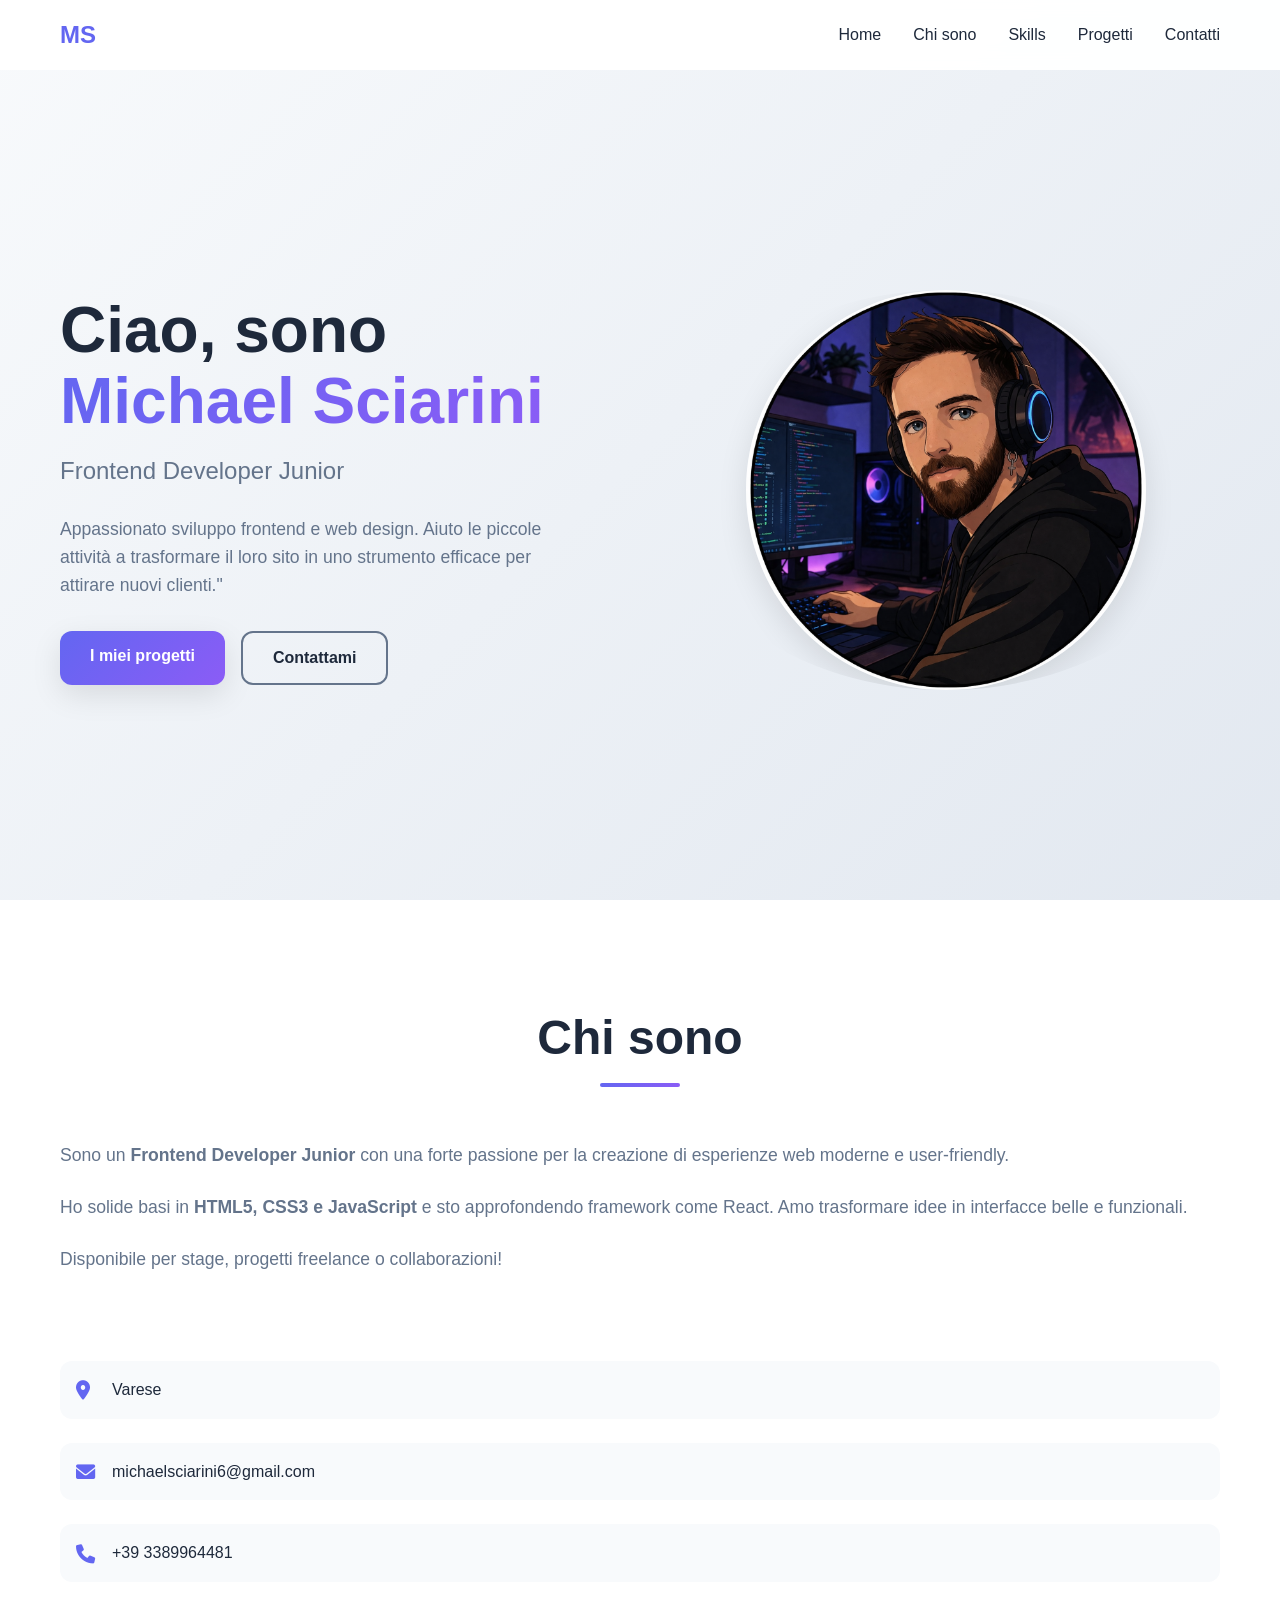
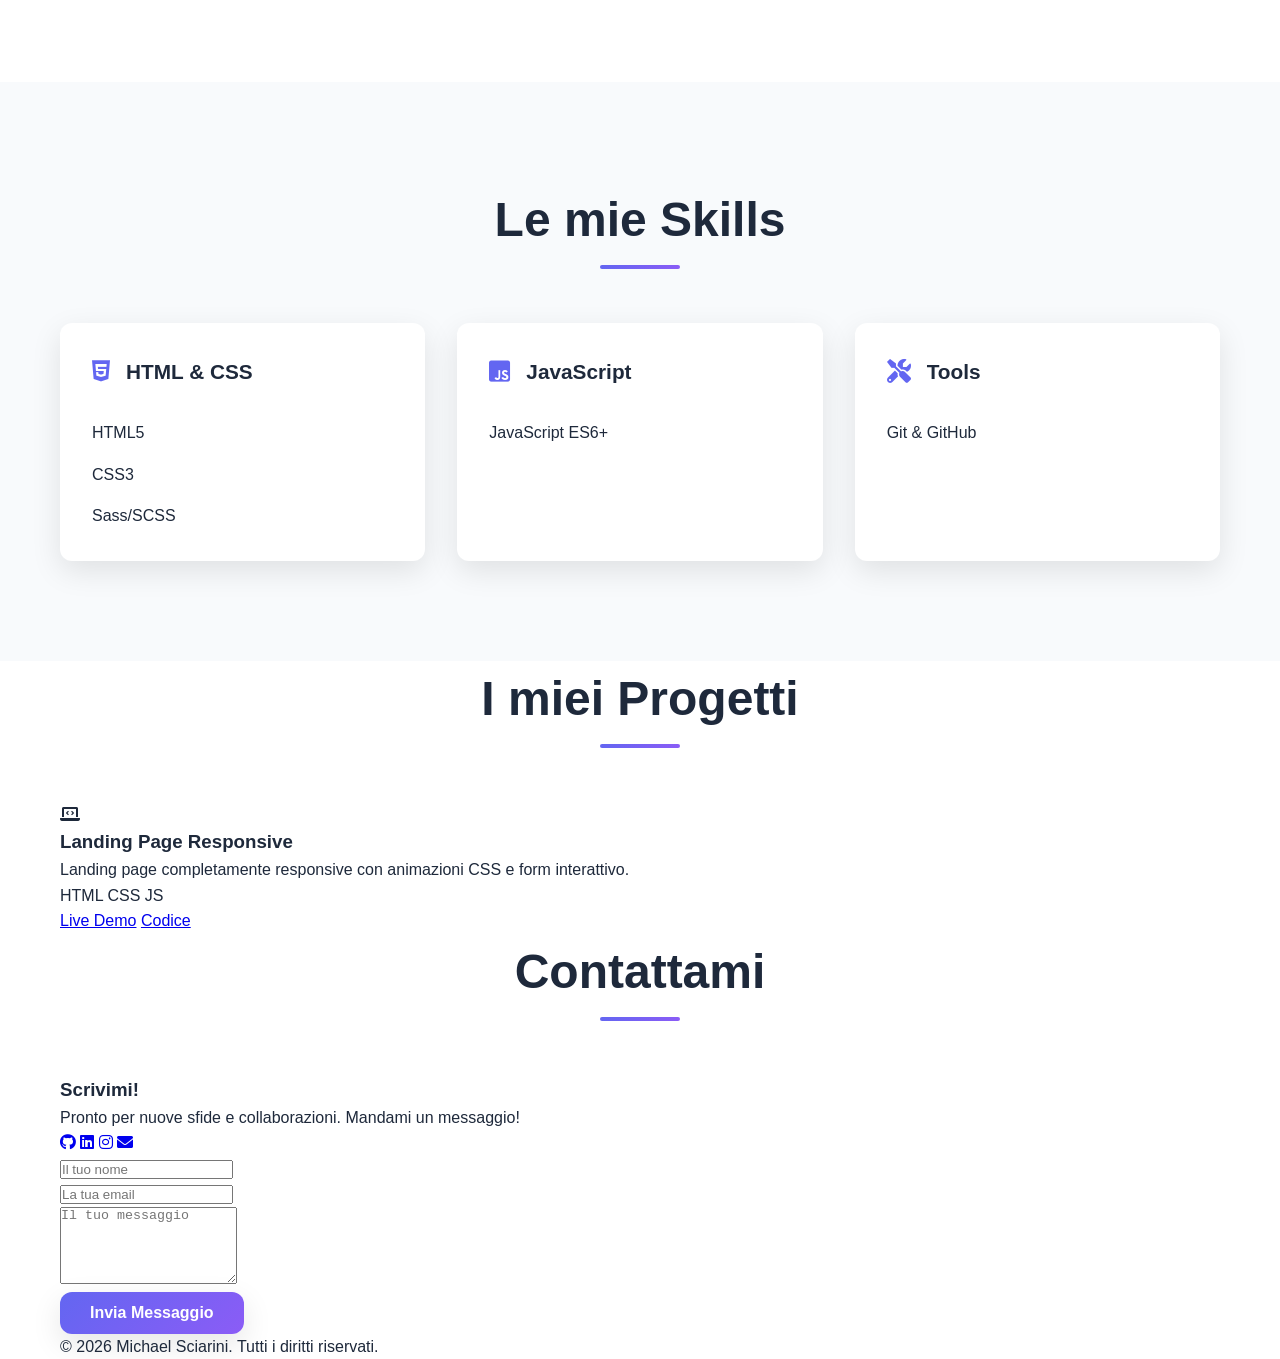
<file: index.html>
<!DOCTYPE html>
<html lang="it">
<head>
    <meta charset="UTF-8">
    <meta name="viewport" content="width=device-width, initial-scale=1.0">
    <title>Portfolio - Michael Sciarini | Frontend Junior</title>
    <link rel="stylesheet" href="./Portfolio.css">
    <link href="https://cdnjs.cloudflare.com/ajax/libs/font-awesome/6.0.0/css/all.min.css" rel="stylesheet">
    <script src="./Portfolio.js"></script>
</head>
<body>
    <!-- Navigation -->
    <nav class="navbar">
        <div class="nav-container">
            <div class="nav-logo">
                <a href="#home">MS</a>
            </div>
            <ul class="nav-menu">
                <li class="nav-item">
                    <a href="#home" class="nav-link">Home</a>
                </li>
                <li class="nav-item">
                    <a href="#about" class="nav-link">Chi sono</a>
                </li>
                <li class="nav-item">
                    <a href="#skills" class="nav-link">Skills</a>
                </li>
                <li class="nav-item">
                    <a href="#projects" class="nav-link">Progetti</a>
                </li>
                <li class="nav-item">
                    <a href="#contact" class="nav-link">Contatti</a>
                </li>
            </ul>
            <div class="hamburger">
                <span class="bar"></span>
                <span class="bar"></span>
                <span class="bar"></span>
            </div>
        </div>
    </nav>

    <!-- Hero Section -->
    <section id="home" class="hero">
        <div class="hero-container">
            <div class="hero-content">
                <h1 class="hero-title">
                    Ciao, sono <span class="gradient-text">Michael Sciarini</span>
                </h1>
                <h2 class="hero-subtitle">Frontend Developer Junior</h2>
                <p class="hero-description">
                    Appassionato sviluppo frontend e web design. 
                    Aiuto le piccole attività a trasformare il loro sito in uno strumento efficace per attirare nuovi clienti."
                </p>
                <div class="hero-buttons">
                    <a href="#projects" class="btn btn-primary">I miei progetti</a>
                    <a href="#contact" class="btn btn-secondary">Contattami</a>
                </div>
            </div>
            <div class="hero-image">
                <div class="image-placeholder">
                    <img src="./asset/9EAF9288-470B-436D-8FED-BF7F183E977B.png" alt="" width="400" height="400">
                </div>
            </div>
        </div>
    </section>

    <!-- About Section -->
    <section id="about" class="about">
        <div class="container">
            <h2 class="section-title">Chi sono</h2>
            <div class="about-content">
                <div class="about-text">
                    <p>Sono un <strong>Frontend Developer Junior</strong> con una forte passione per la creazione di esperienze web moderne e user-friendly.</p>
                    <p>Ho solide basi in <strong>HTML5, CSS3 e JavaScript</strong> e sto approfondendo framework come React. Amo trasformare idee in interfacce belle e funzionali.</p>
                    <p>Disponibile per stage, progetti freelance o collaborazioni!</p>
                </div>
                <div class="about-info">
                    <div class="info-item">
                        <i class="fas fa-map-marker-alt"></i>
                        <span>Varese</span>
                    </div>
                    <div class="info-item">
                        <i class="fas fa-envelope"></i>
                        <span> <a href="mailto:michaelsciarini6@gmail.com">michaelsciarini6@gmail.com</a></span>
                    </div>
                    <div class="info-item">
                        <i class="fas fa-phone"></i>
                        <span><a href="tel:+39 3389964481">+39 3389964481</a></span>
                    </div>
                </div>
            </div>
        </div>
    </section>

    <!-- Skills Section -->
    <section id="skills" class="skills">
        <div class="container">
            <h2 class="section-title">Le mie Skills</h2>
            <div class="skills-grid">
                <div class="skill-category">
                    <h3><i class="fab fa-html5"></i> HTML & CSS</h3>
                    <div class="skill-bars">
                        <div class="skill-bar">
                            <span>HTML5</span>
                        </div>
                        <div class="skill-bar">
                            <span>CSS3</span>
                        </div>
                        <div class="skill-bar">
                            <span>Sass/SCSS</span>
                        </div>
                    </div>
                </div>
                <div class="skill-category">
                    <h3><i class="fab fa-js-square"></i> JavaScript</h3>
                    <div class="skill-bars">
                        <div class="skill-bar">
                            <span>JavaScript ES6+</span>
                        </div>
                    </div>
                </div>
                <div class="skill-category">
                    <h3><i class="fas fa-tools"></i> Tools</h3>
                    <div class="skill-bars">
                        <div class="skill-bar">
                            <span>Git & GitHub</span>
                        </div>
                    </div>
                </div>
            </div>
        </div>
    </section>

    <!-- Projects Section -->
    <section id="projects" class="projects">
        <div class="container">
            <h2 class="section-title">I miei Progetti</h2>
            <div class="projects-grid">
                <div class="project-card">
                    <div class="project-image">
                        <i class="fas fa-laptop-code"></i>
                    </div>
                    <div class="project-content">
                        <h3>Landing Page Responsive</h3>
                        <p>Landing page completamente responsive con animazioni CSS e form interattivo.</p>
                        <div class="project-tech">
                            <span>HTML</span>
                            <span>CSS</span>
                            <span>JS</span>
                        </div>
                        <div class="project-links">
                            <a href="./apple.html" class="link-btn" target="_blank">Live Demo</a>
                            <a href="https://github.com/sciarini76-lab/product-landing-page" class="link-btn github" target="_blank">Codice</a>
                        </div>
                    </div>
                </div>
            </div>
        </div>
    </section>

    <!-- Contact Section -->
    <section id="contact" class="contact">
        <div class="container">
            <h2 class="section-title">Contattami</h2>
            <div class="contact-content">
                <div class="contact-info">
                    <h3>Scrivimi!</h3>
                    <p> Pronto per nuove sfide e collaborazioni. Mandami un messaggio!</p>
                    <div class="social-links">
                        <a href="https://github.com/sciarini76-lab/product-landing-page"><i class="fab fa-github"></i></a>
                        <a href="https://www.linkedin.com/in/michael-sciarini-321b9b207/"><i class="fab fa-linkedin"></i></a>
                        <a href="https://www.instagram.com/michael_sciarini/"><i class="fab fa-instagram"></i></a>
                        <a href="mailto:michaelsciarini6@gmail.com"><i class="fas fa-envelope"></i></a>
                    </div>
                </div>
                <form action="https://formspree.io/f/mbdpwwpb" method="post">
                    <div class="form-group">
                        <input type="text" name="name" placeholder="Il tuo nome" required>
                    </div>
                    <div class="form-group">
                        <input type="email" placeholder="La tua email" required>
                    </div>
                    <div class="form-group">
                        <textarea name="message" placeholder="Il tuo messaggio" rows="5" required></textarea>
                    </div>
                    <button type="submit" class="btn btn-primary">Invia Messaggio</button>
                </form>
            </div>
        </div>
    </section>

    <!-- Footer -->
    <footer class="footer">
        <div class="container">
            <p>&copy; 2026 Michael Sciarini. Tutti i diritti riservati.</p>
        </div>
    </footer>

</body>
</html>
</file>
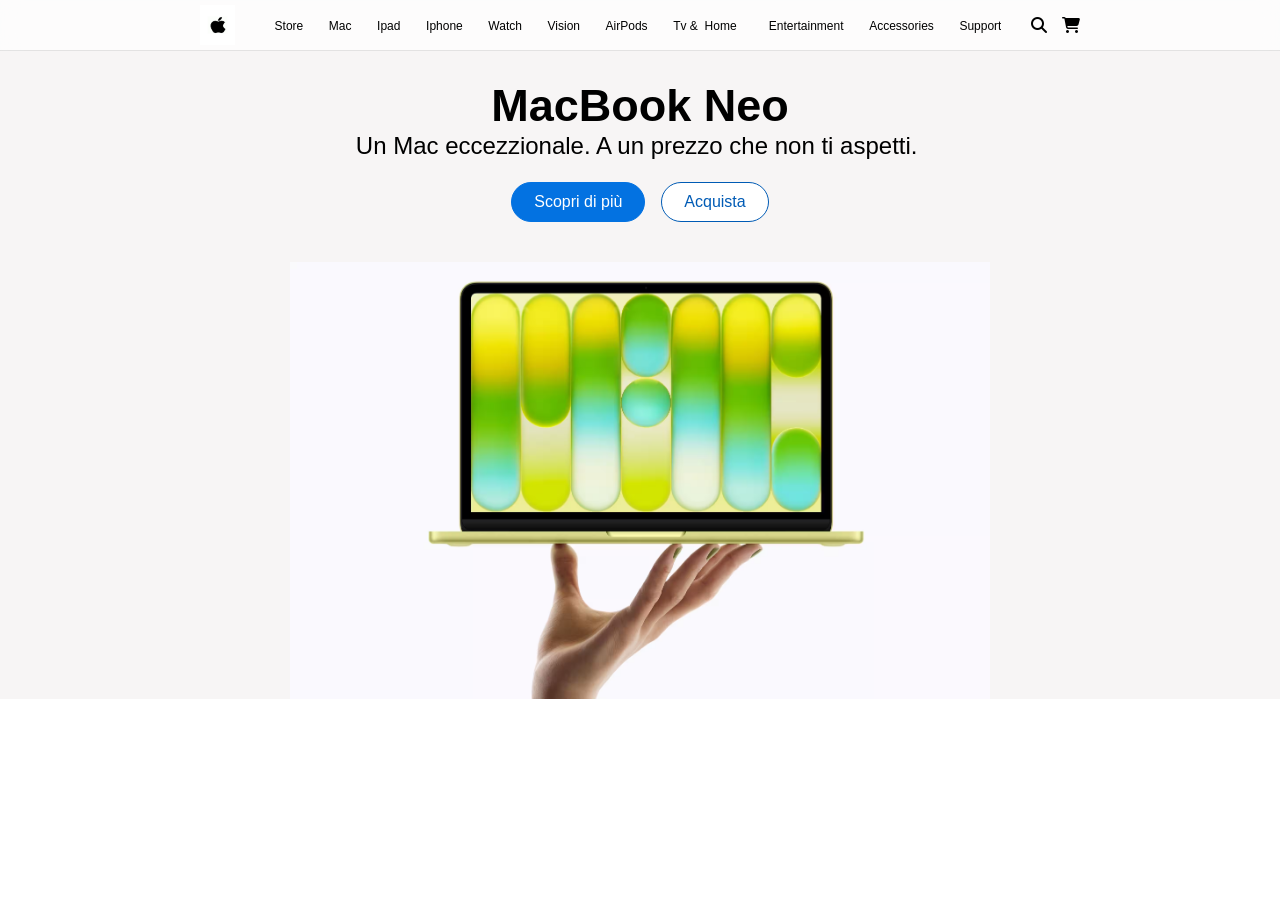
<file: Accessories.html>
<!DOCTYPE html>
<html lang="en">

<head>
    <meta charset="UTF-8">
    <meta name="viewport" content="width=device-width, initial-scale=1.0">
    <link rel="stylesheet" href="./style.css">
    <link rel="stylesheet" href="https://cdnjs.cloudflare.com/ajax/libs/font-awesome/6.5.0/css/all.min.css">
    <script src="./script.js" defer></script>
    <title>Accessories</title>
</head>

<body>



    <header class="navbar">
        <div class="nav-container">
            <a href="./apple.html"><img src="./asset/images.png" class="logo" width="30" height="35"></a>
            <nav>
                <ul class="menu" id="menu">
                    <li><a href="./Store.html">Store</a></li>
                    <li><a href="./Mac.html">Mac</a></li>
                    <li><a href="./Ipad.html">Ipad</a></li>
                    <li><a href="./Iphone.html">Iphone</a></li>
                    <li><a href="./Watch.html">Watch</a></li>
                    <li><a href="./Vision.html">Vision</a></li>
                    <li><a href="./AirPods.html">AirPods</a></li>
                    <li><a href="./Tv & Home.html">Tv&nbsp;& &nbsp;Home &nbsp;</a></li>
                    <li><a href="./Entertainment.html">Entertainment</a></li>
                    <li><a href="./Accessories.html">Accessories</a></li>
                    <li><a href="./Support.html">Support</a></li>

                </ul>
            </nav>

            <!-- Aggiunta del bottone di ricerca e del carrello -->

            <div class="nav-icons">
                <i class="fa-solid fa-magnifying-glass icon" id="search-icon"></i>
                <i class="fa-solid fa-cart-shopping"></i>
                <i class="fa-solid fa-bars" id="hamburger"></i>

            </div>

            <div class="search-box" id="search-box">
                <input type="text" placeholder="Cerca...">
            </div>


        </div>
    </header>




    <!--section seve per la struttura del layout-->
    <main>
        <section class="apple-section hero">

            <h1 class="headline">MacBook Neo</h1>
            <p class="subhead"> Un Mac eccezzionale.
                <br class="large-hide medium-hide small-show-inline">
                A&nbsp;un&nbsp;prezzo&nbsp;che&nbsp;non&nbsp;ti&nbsp;aspetti.&nbsp;
            </p>
            <!-- Contenitore div per mettere bottoni uno affianco all'altro -->
            <div class="buttons">
                <a class="find-out-more" href="https://www.apple.com/it/macbook-neo/" target="_blank">Scopri di
                    più</a>
                <a class="buy-button" href="https://www.apple.com/it/shop/buy-mac/macbook-neo"
                    target="_blank">Acquista</a>
            </div>
            <img class="product-image" src="./asset/Apple-MacBook-Neo-hero-260304.avif" alt="MacBook Neo">
        </section>


    </main>



</body>

</html>


    



</body>

</html>
</file>
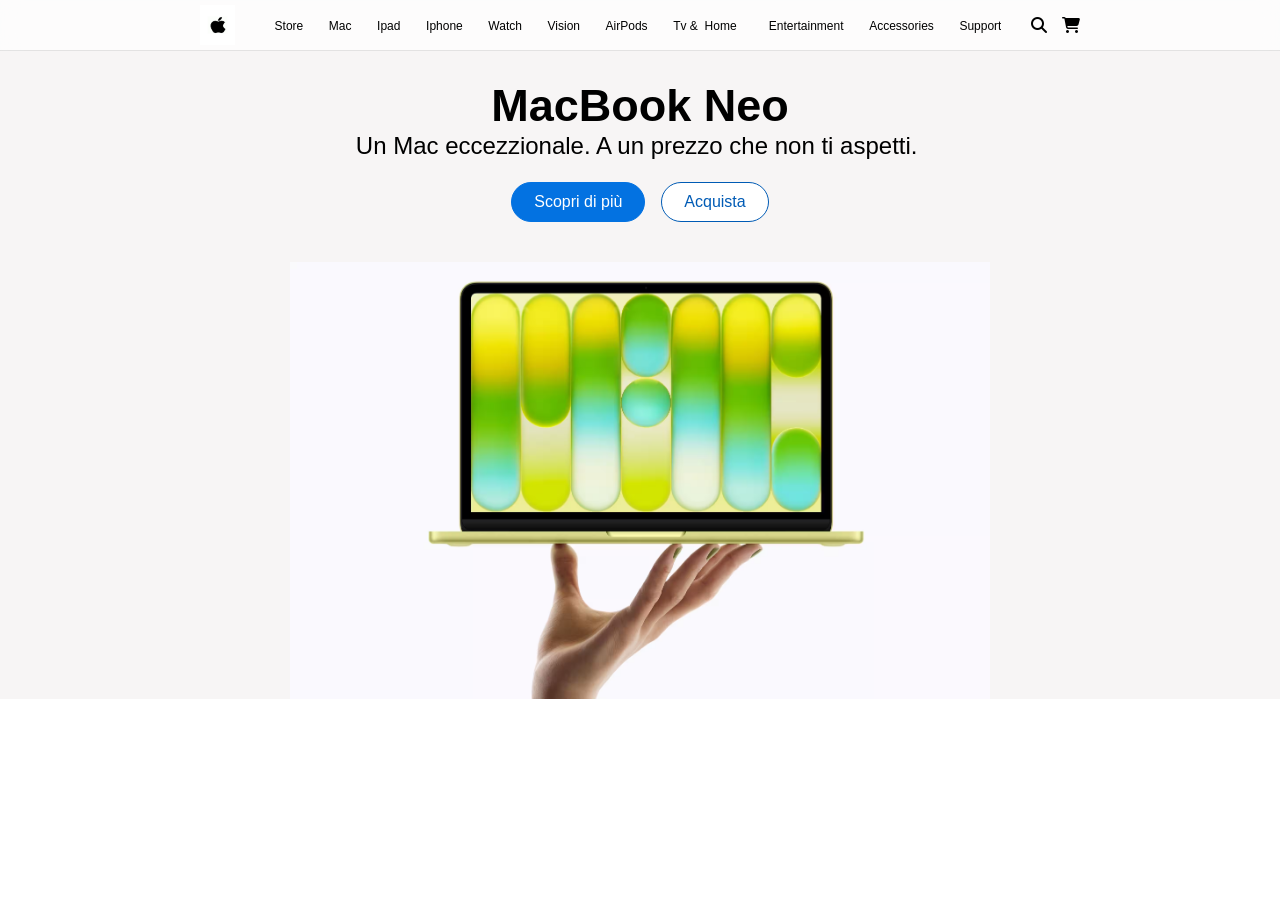
<file: Airpods.html>
<!DOCTYPE html>
<html lang="en">

<head>
    <meta charset="UTF-8">
    <meta name="viewport" content="width=device-width, initial-scale=1.0">
    <link rel="stylesheet" href="./style.css">
    <link rel="stylesheet" href="https://cdnjs.cloudflare.com/ajax/libs/font-awesome/6.5.0/css/all.min.css">
    <script src="./script.js" defer></script>
    <title>AirPods</title>
</head>

<body>



    <header class="navbar">
        <div class="nav-container">
            <a href="./apple.html"><img src="./asset/images.png" class="logo" width="30" height="35"></a>
            <nav>
                <ul class="menu">
                    <li><a href="./Store.html">Store</a></li>
                    <li><a href="./Mac.html">Mac</a></li>
                    <li><a href="./Ipad.html">Ipad</a></li>
                    <li><a href="./Iphone.html">Iphone</a></li>
                    <li><a href="./Watch.html">Watch</a></li>
                    <li><a href="./Vision.html">Vision</a></li>
                    <li><a href="./AirPods.html">AirPods</a></li>
                    <li><a href="./Tv & Home.html">Tv&nbsp;& &nbsp;Home &nbsp;</a></li>
                    <li><a href="./Entertainment.html">Entertainment</a></li>
                    <li><a href="./Accessories.html">Accessories</a></li>
                    <li><a href="./Support.html">Support</a></li>

                </ul>
            </nav>

            <!-- Aggiunta del bottone di ricerca e del carrello -->

            <div class="nav-icons">
                <i class="fa-solid fa-magnifying-glass icon" id="search-icon"></i>
                <i class="fa-solid fa-cart-shopping"></i>
                <i class="fa-solid fa-bars"></i>

            </div>

            <div class="search-box" id="search-box">
                <input type="text" placeholder="Cerca...">
            </div>


        </div>
    </header>




    <!--section seve per la struttura del layout-->
    <main>
        <section class="apple-section hero">

            <h1 class="headline">MacBook Neo</h1>
            <p class="subhead"> Un Mac eccezzionale.
                <br class="large-hide medium-hide small-show-inline">
                A&nbsp;un&nbsp;prezzo&nbsp;che&nbsp;non&nbsp;ti&nbsp;aspetti.&nbsp;
            </p>
            <!-- Contenitore div per mettere bottoni uno affianco all'altro -->
            <div class="buttons">
                <a class="find-out-more" href="https://www.apple.com/it/macbook-neo/" target="_blank">Scopri di
                    più</a>
                <a class="buy-button" href="https://www.apple.com/it/shop/buy-mac/macbook-neo"
                    target="_blank">Acquista</a>
            </div>
            <img class="product-image" src="./asset/Apple-MacBook-Neo-hero-260304.avif" alt="MacBook Neo">
        </section>


    </main>



</body>

</html>
</file>
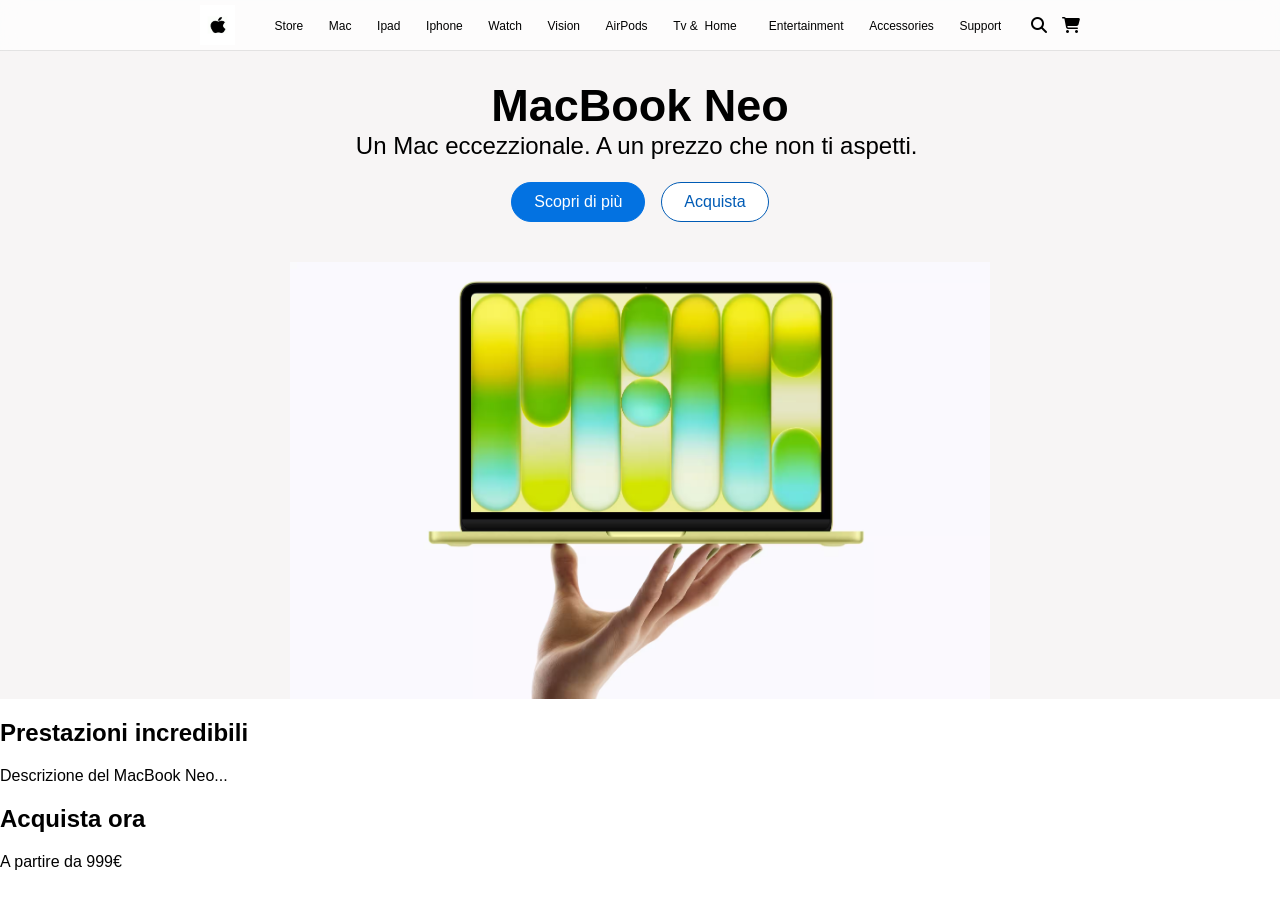
<file: apple.html>
<!DOCTYPE html>
<html lang="en">

<head>
    <meta charset="UTF-8">
    <meta name="viewport" content="width=device-width, initial-scale=1.0">
    <link rel="stylesheet" href="./style.css">
    <link rel="stylesheet" href="https://cdnjs.cloudflare.com/ajax/libs/font-awesome/6.5.0/css/all.min.css">
    <script src="./script.js" defer></script>
    <title>Apple inspired</title>
</head>

<body>



    <header class="navbar">
        <div class="nav-container">
            <a href="./index.html"><img src="./asset/images.png" class="logo" width="30" height="35"></a>
            <nav>
                <ul class="menu" id="menu">
                    <li><a href="./Store.html">Store</a></li>
                    <li><a href="./Mac.html">Mac</a></li>
                    <li><a href="./Ipad.html">Ipad</a></li>
                    <li><a href="./Iphone.html">Iphone</a></li>
                    <li><a href="./Watch.html">Watch</a></li>
                    <li><a href="./Vision.html">Vision</a></li>
                    <li><a href="./AirPods.html">AirPods</a></li>
                    <li><a href="./Tv-home.html">Tv&nbsp;& &nbsp;Home &nbsp;</a></li>
                    <li><a href="./Entertainment.html">Entertainment</a></li>
                    <li><a href="./Accessories.html">Accessories</a></li>
                    <li><a href="./Support.html">Support</a></li>

                </ul>
            </nav>

            <!-- Aggiunta del bottone di ricerca e del carrello -->

            <div class="nav-icons">
                <i class="fa-solid fa-magnifying-glass icon" id="search-icon"></i>
                <i class="fa-solid fa-cart-shopping"></i>
                <i class="fa-solid fa-bars" id="hamburger"></i>

            </div>

            <div class="search-box" id="search-box">
                <input type="text" placeholder="Cerca...">
            </div>


        </div>
    </header>




    <!--section seve per la struttura del layout-->
    <main>
        <section class="apple-section hero">

            <h1 class="headline">MacBook Neo</h1>
            <p class="subhead"> Un Mac eccezzionale.
                <br class="large-hide medium-hide small-show-inline">
                A&nbsp;un&nbsp;prezzo&nbsp;che&nbsp;non&nbsp;ti&nbsp;aspetti.&nbsp;
            </p>
            <!-- Contenitore div per mettere bottoni uno affianco all'altro -->
            <div class="buttons">
                <a class="find-out-more" href="#dettagli">Scopri di
                    più</a>
                <a class="buy-button" href="#acquista"
                    >Acquista</a>
            </div>
            
            <img class="product-image" src="./asset/Apple-MacBook-Neo-hero-260304.avif" alt="MacBook Neo">
        </section>
        <section id="dettagli">
  <h2>Prestazioni incredibili</h2>
  <p>Descrizione del MacBook Neo...</p>
</section>

<section id="acquista">
  <h2>Acquista ora</h2>
  <p>A partire da 999€</p>
</section>


    </main>



</body>

</html>
</file>
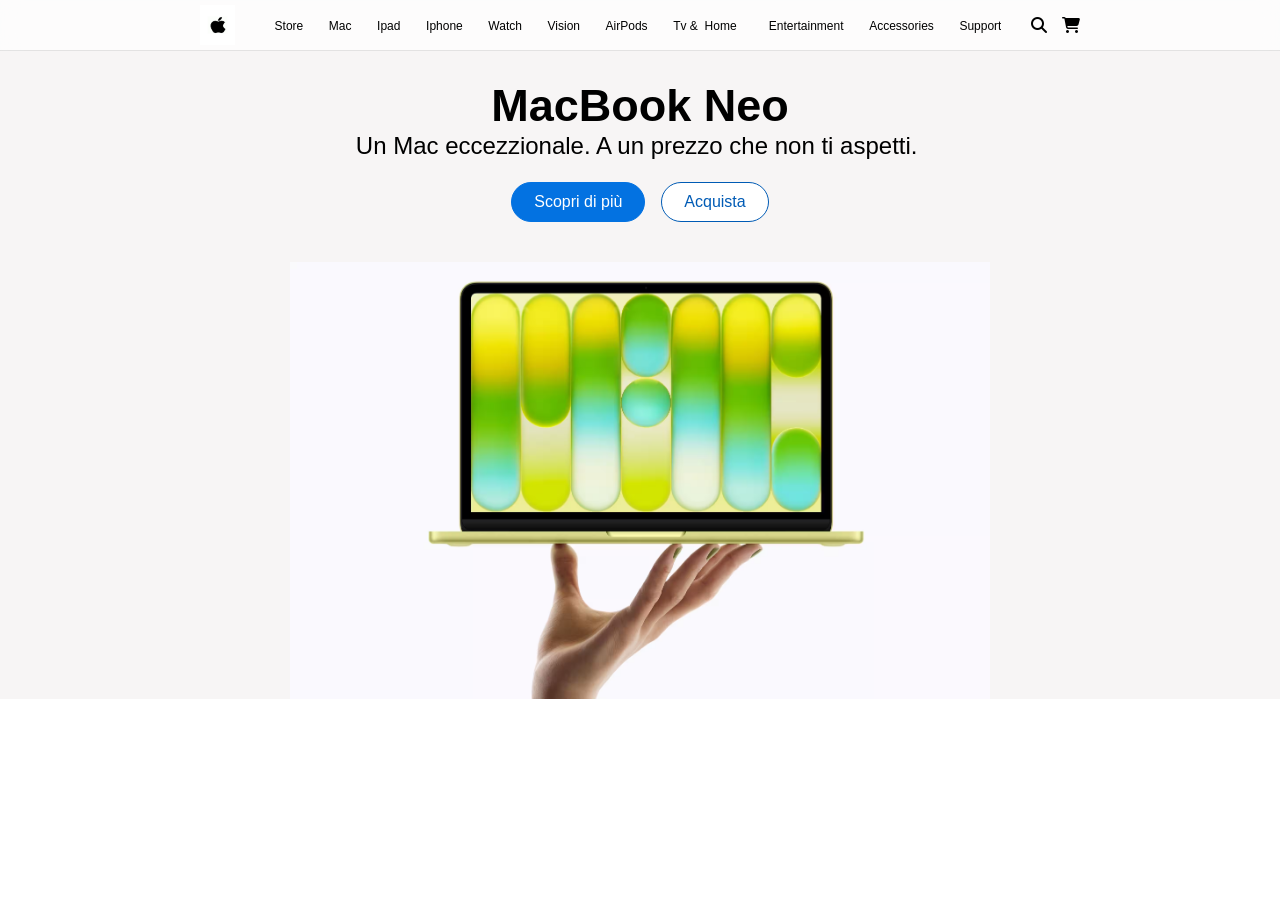
<file: Entertainment.html>
<!DOCTYPE html>
<html lang="en">

<head>
    <meta charset="UTF-8">
    <meta name="viewport" content="width=device-width, initial-scale=1.0">
    <link rel="stylesheet" href="./style.css">
    <link rel="stylesheet" href="https://cdnjs.cloudflare.com/ajax/libs/font-awesome/6.5.0/css/all.min.css">
    <script src="./script.js" defer></script>
    <title>Entertainment</title>
</head>

<body>



    <header class="navbar">
        <div class="nav-container">
            <a href="./apple.html"><img src="./asset/images.png" class="logo" width="30" height="35"></a>
            <nav>
                <ul class="menu">
                    <li><a href="./Store.html">Store</a></li>
                    <li><a href="./Mac.html">Mac</a></li>
                    <li><a href="./Ipad.html">Ipad</a></li>
                    <li><a href="./Iphone.html">Iphone</a></li>
                    <li><a href="./Watch.html">Watch</a></li>
                    <li><a href="./Vision.html">Vision</a></li>
                    <li><a href="./AirPods.html">AirPods</a></li>
                    <li><a href="./Tv & Home.html">Tv&nbsp;& &nbsp;Home &nbsp;</a></li>
                    <li><a href="./Entertainment.html">Entertainment</a></li>
                    <li><a href="./Accessories.html">Accessories</a></li>
                    <li><a href="./Support.html">Support</a></li>

                </ul>
            </nav>

            <!-- Aggiunta del bottone di ricerca e del carrello -->

            <div class="nav-icons">
                <i class="fa-solid fa-magnifying-glass icon" id="search-icon"></i>
                <i class="fa-solid fa-cart-shopping"></i>
                <i class="fa-solid fa-bars"></i>

            </div>

            <div class="search-box" id="search-box">
                <input type="text" placeholder="Cerca...">
            </div>


        </div>
    </header>




    <!--section seve per la struttura del layout-->
    <main>
        <section class="apple-section hero">

            <h1 class="headline">MacBook Neo</h1>
            <p class="subhead"> Un Mac eccezzionale.
                <br class="large-hide medium-hide small-show-inline">
                A&nbsp;un&nbsp;prezzo&nbsp;che&nbsp;non&nbsp;ti&nbsp;aspetti.&nbsp;
            </p>
            <!-- Contenitore div per mettere bottoni uno affianco all'altro -->
            <div class="buttons">
                <a class="find-out-more" href="https://www.apple.com/it/macbook-neo/" target="_blank">Scopri di
                    più</a>
                <a class="buy-button" href="https://www.apple.com/it/shop/buy-mac/macbook-neo"
                    target="_blank">Acquista</a>
            </div>
            <img class="product-image" src="./asset/Apple-MacBook-Neo-hero-260304.avif" alt="MacBook Neo">
        </section>


    </main>



</body>

</html>
</file>
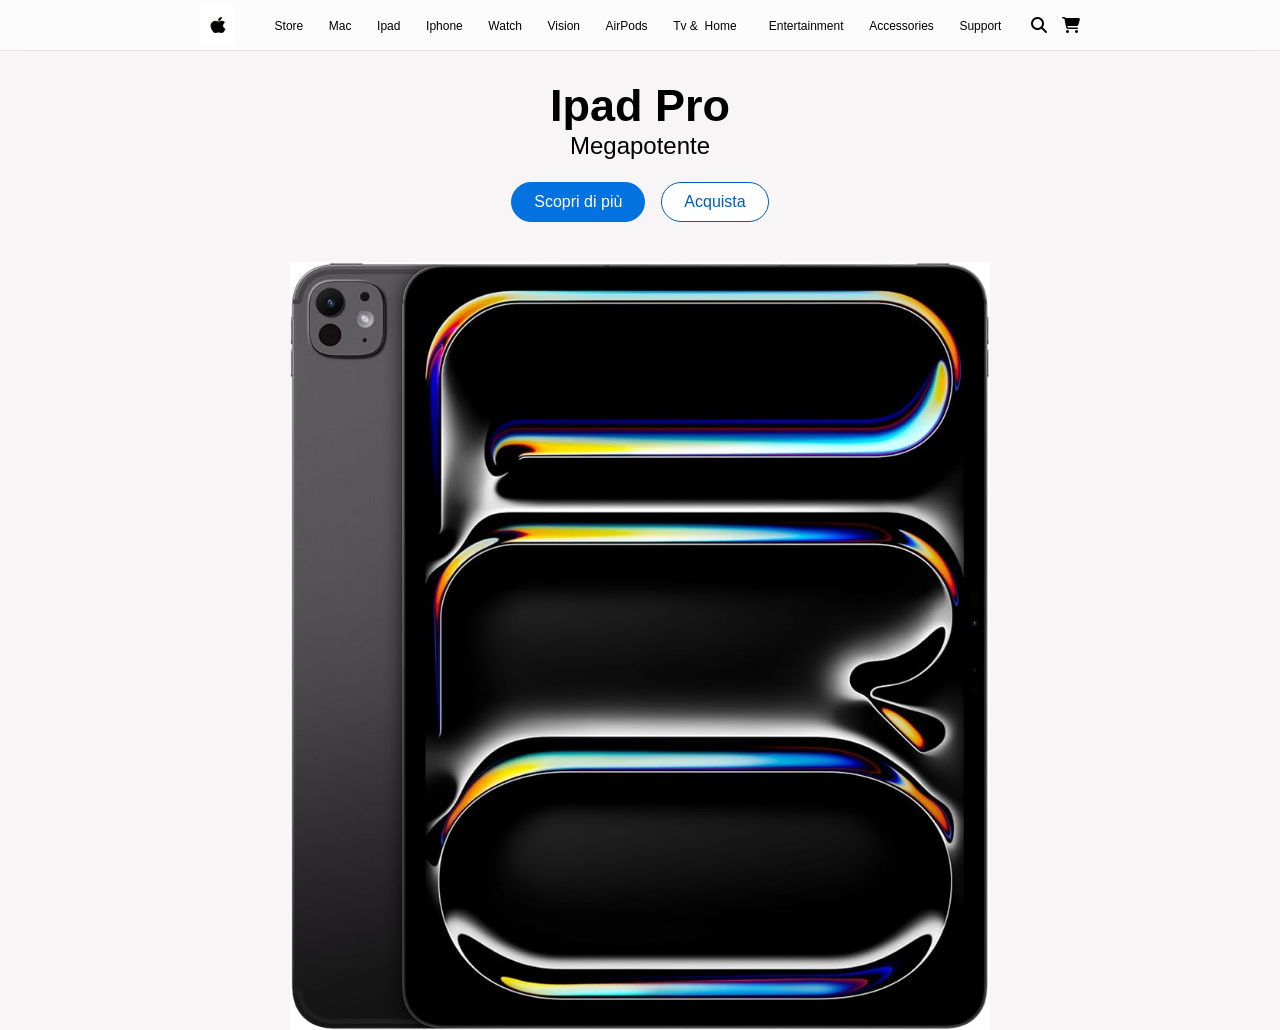
<file: Ipad.html>
<!DOCTYPE html>
<html lang="en">

<head>
    <meta charset="UTF-8">
    <meta name="viewport" content="width=device-width, initial-scale=1.0">
    <link rel="stylesheet" href="./style.css">
    <link rel="stylesheet" href="https://cdnjs.cloudflare.com/ajax/libs/font-awesome/6.5.0/css/all.min.css">
    <script src="./script.js" defer></script>
    <title>Ipad</title>
</head>

<body>



    <header class="navbar">
        <div class="nav-container">
            <a href="./apple.html"><img src="./asset/images.png" class="logo" width="30" height="35"></a>
            <nav>
                <ul class="menu">
                    <li><a href="./Store.html">Store</a></li>
                    <li><a href="./Mac.html">Mac</a></li>
                    <li><a href="./Ipad.html">Ipad</a></li>
                    <li><a href="./Iphone.html">Iphone</a></li>
                    <li><a href="./Watch.html">Watch</a></li>
                    <li><a href="./Vision.html">Vision</a></li>
                    <li><a href="./AirPods.html">AirPods</a></li>
                    <li><a href="./Tv & Home.html">Tv&nbsp;& &nbsp;Home &nbsp;</a></li>
                    <li><a href="./Entertainment.html">Entertainment</a></li>
                    <li><a href="./Accessories.html">Accessories</a></li>
                    <li><a href="./Support.html">Support</a></li>

                </ul>
            </nav>

            <!-- Aggiunta del bottone di ricerca e del carrello -->

            <div class="nav-icons">
                <i class="fa-solid fa-magnifying-glass icon" id="search-icon"></i>
                <i class="fa-solid fa-cart-shopping"></i>
                <i class="fa-solid fa-bars"></i>

            </div>

            <div class="search-box" id="search-box">
                <input type="text" placeholder="Cerca...">
            </div>


        </div>
    </header>




    <!--section seve per la struttura del layout-->
    <main>
        <section class="apple-section hero">

            <h1 class="headline">Ipad Pro</h1>
            <p class="subhead"> Megapotente
            </p>
            <!-- Contenitore div per mettere bottoni uno affianco all'altro -->
            <div class="buttons">
                <a class="find-out-more" href="https://www.apple.com/it/macbook-neo/" target="_blank">Scopri di
                    più</a>
                <a class="buy-button" href="https://www.apple.com/it/shop/buy-mac/macbook-neo"
                    target="_blank">Acquista</a>
            </div>
            <img class="product-image" src="./asset/717BoTIzjhL._AC_UF1000,1000_QL80_.jpg" alt="Ipad Pro"> 
        </section>


    </main>



</body>

</html>
</file>
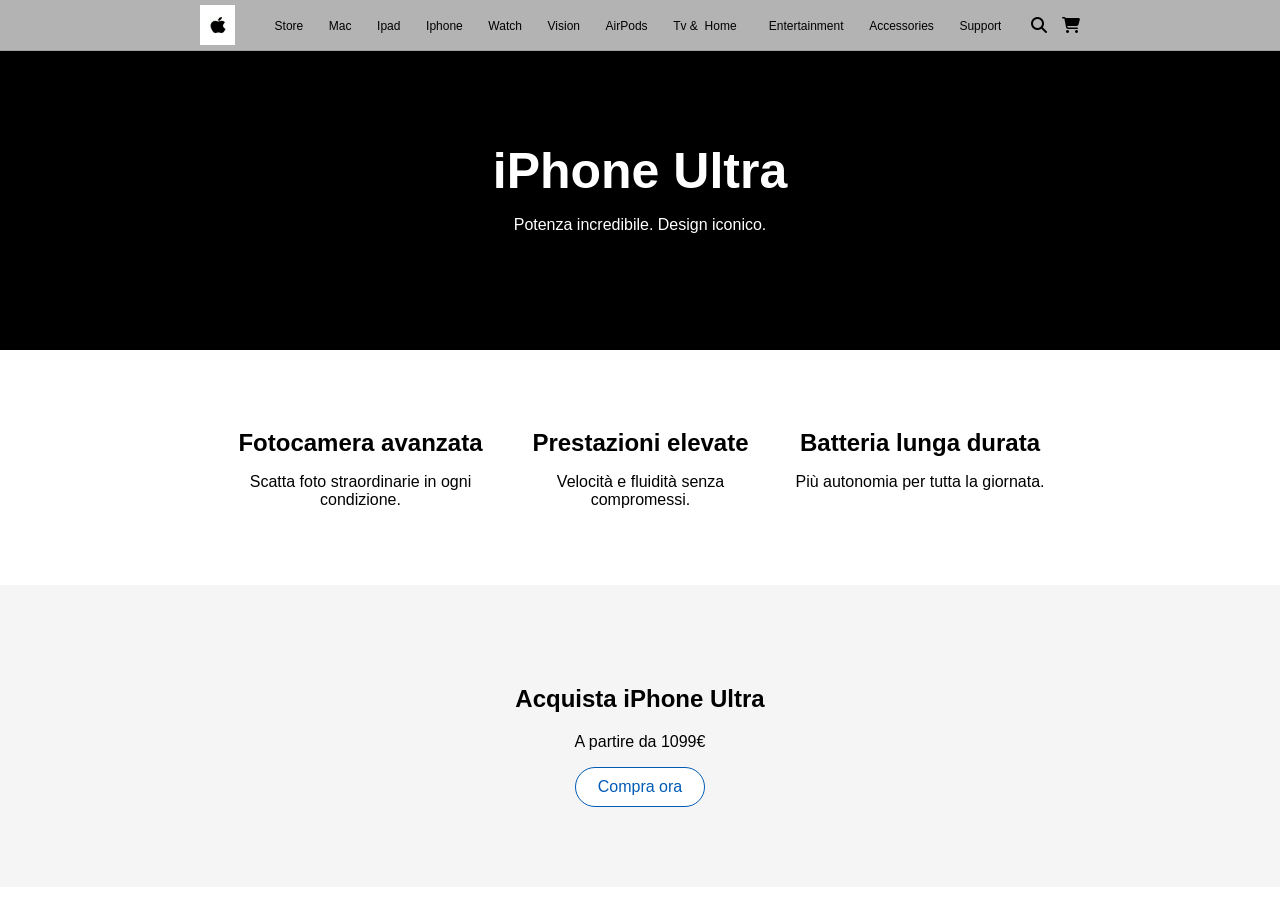
<file: Iphone.html>
<!DOCTYPE html>
<html lang="en">

<head>
    <meta charset="UTF-8">
    <meta name="viewport" content="width=device-width, initial-scale=1.0">
    <link rel="stylesheet" href="./style.css">
    <link rel="stylesheet" href="https://cdnjs.cloudflare.com/ajax/libs/font-awesome/6.5.0/css/all.min.css">
    <script src="./script.js" defer></script>
    <title>Iphone</title>
</head>

<body>



    <header class="navbar">
        <div class="nav-container">
            <a href="./apple.html"><img src="./asset/images.png" class="logo" width="30" height="35"></a>
            <nav>
                <ul class="menu">
                    <li><a href="./Store.html">Store</a></li>
                    <li><a href="./Mac.html">Mac</a></li>
                    <li><a href="./Ipad.html">Ipad</a></li>
                    <li><a href="./Iphone.html">Iphone</a></li>
                    <li><a href="./Watch.html">Watch</a></li>
                    <li><a href="./Vision.html">Vision</a></li>
                    <li><a href="./AirPods.html">AirPods</a></li>
                    <li><a href="./Tv & Home.html">Tv&nbsp;& &nbsp;Home &nbsp;</a></li>
                    <li><a href="./Entertainment.html">Entertainment</a></li>
                    <li><a href="./Accessories.html">Accessories</a></li>
                    <li><a href="./Support.html">Support</a></li>

                </ul>
            </nav>

            <!-- Aggiunta del bottone di ricerca e del carrello -->

            <div class="nav-icons">
                <i class="fa-solid fa-magnifying-glass icon" id="search-icon"></i>
                <i class="fa-solid fa-cart-shopping"></i>
                <i class="fa-solid fa-bars"></i>

            </div>

            <div class="search-box" id="search-box">
                <input type="text" placeholder="Cerca...">
            </div>


        </div>
    </header>


    <!-- HERO -->
    <section class="iphone-hero">
        <h1>iPhone Ultra</h1>
        <p>Potenza incredibile. Design iconico.</p>
    </section>

    <!-- FEATURE -->
    <section class="features">

        <div class="feature">
            <h2>Fotocamera avanzata</h2>
            <p>Scatta foto straordinarie in ogni condizione.</p>
        </div>

        <div class="feature">
            <h2>Prestazioni elevate</h2>
            <p>Velocità e fluidità senza compromessi.</p>
        </div>

        <div class="feature">
            <h2>Batteria lunga durata</h2>
            <p>Più autonomia per tutta la giornata.</p>
        </div>

    </section>

    <!-- CTA -->
    <section class="cta">
        <h2>Acquista iPhone Ultra</h2>
        <p>A partire da 1099€</p>
        <a href="#" class="buy-button">Compra ora</a>
    </section>

</body>

</html>
</file>
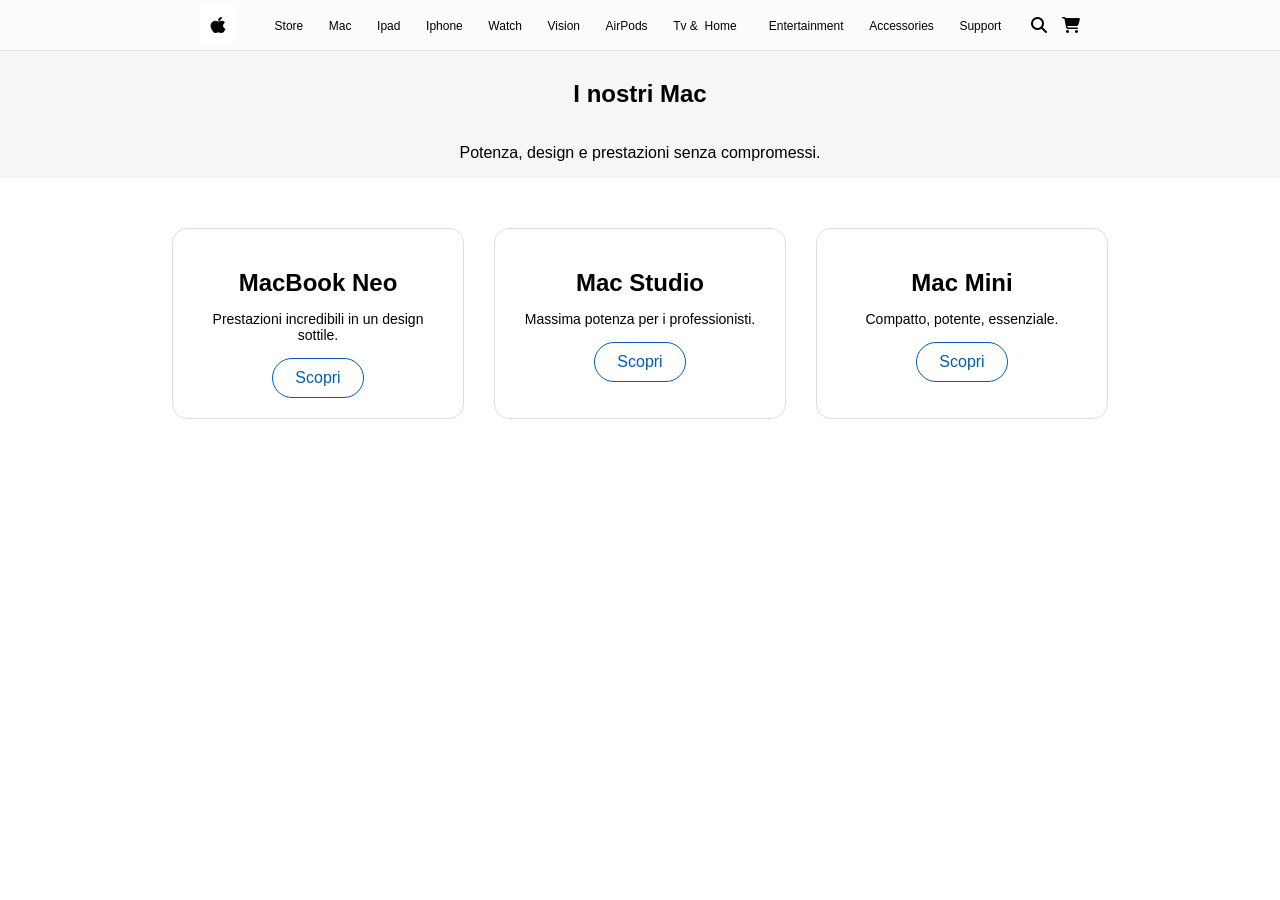
<file: Mac.html>
<!DOCTYPE html>
<html lang="en">

<head>
    <meta charset="UTF-8">
    <meta name="viewport" content="width=device-width, initial-scale=1.0">
    <link rel="stylesheet" href="./style.css">
    <link rel="stylesheet" href="https://cdnjs.cloudflare.com/ajax/libs/font-awesome/6.5.0/css/all.min.css">
    <script src="./script.js" defer></script>
    <title>Mac</title>
</head>

<body>



    <header class="navbar">
        <div class="nav-container">
            <a href="./apple.html"><img src="./asset/images.png" class="logo" width="30" height="35"></a>
            <nav>
                <ul class="menu">
                    <li><a href="./Store.html">Store</a></li>
                    <li><a href="./Mac.html">Mac</a></li>
                    <li><a href="./Ipad.html">Ipad</a></li>
                    <li><a href="./Iphone.html">Iphone</a></li>
                    <li><a href="./Watch.html">Watch</a></li>
                    <li><a href="./Vision.html">Vision</a></li>
                    <li><a href="./AirPods.html">AirPods</a></li>
                    <li><a href="./Tv & Home.html">Tv&nbsp;& &nbsp;Home &nbsp;</a></li>
                    <li><a href="./Entertainment.html">Entertainment</a></li>
                    <li><a href="./Accessories.html">Accessories</a></li>
                    <li><a href="./Support.html">Support</a></li>

                </ul>
            </nav>

            <!-- Aggiunta del bottone di ricerca e del carrello -->

            <div class="nav-icons">
                <i class="fa-solid fa-magnifying-glass icon" id="search-icon"></i>
                <i class="fa-solid fa-cart-shopping"></i>
                <i class="fa-solid fa-bars"></i>

            </div>

            <div class="search-box" id="search-box">
                <input type="text" placeholder="Cerca...">
            </div>


        </div>
    </header>

    <main>

        <!-- HERO -->
        <section class="hero">
            <h1>I nostri Mac</h1>
            <p>Potenza, design e prestazioni senza compromessi.</p>
        </section>

        <!-- PRODOTTI -->
        <section class="products">

            <div class="product">
                <h2>MacBook Neo</h2>
                <p>Prestazioni incredibili in un design sottile.</p>
                <a href="./index.html" class="buy-button">Scopri</a>
            </div>

            <div class="product">
                <h2>Mac Studio</h2>
                <p>Massima potenza per i professionisti.</p>
                <a href="#" class="buy-button">Scopri</a>
            </div>

            <div class="product">
                <h2>Mac Mini</h2>
                <p>Compatto, potente, essenziale.</p>
                <a href="#" class="buy-button">Scopri</a>
            </div>

        </section>

    </main>

</body>

</html>
</file>
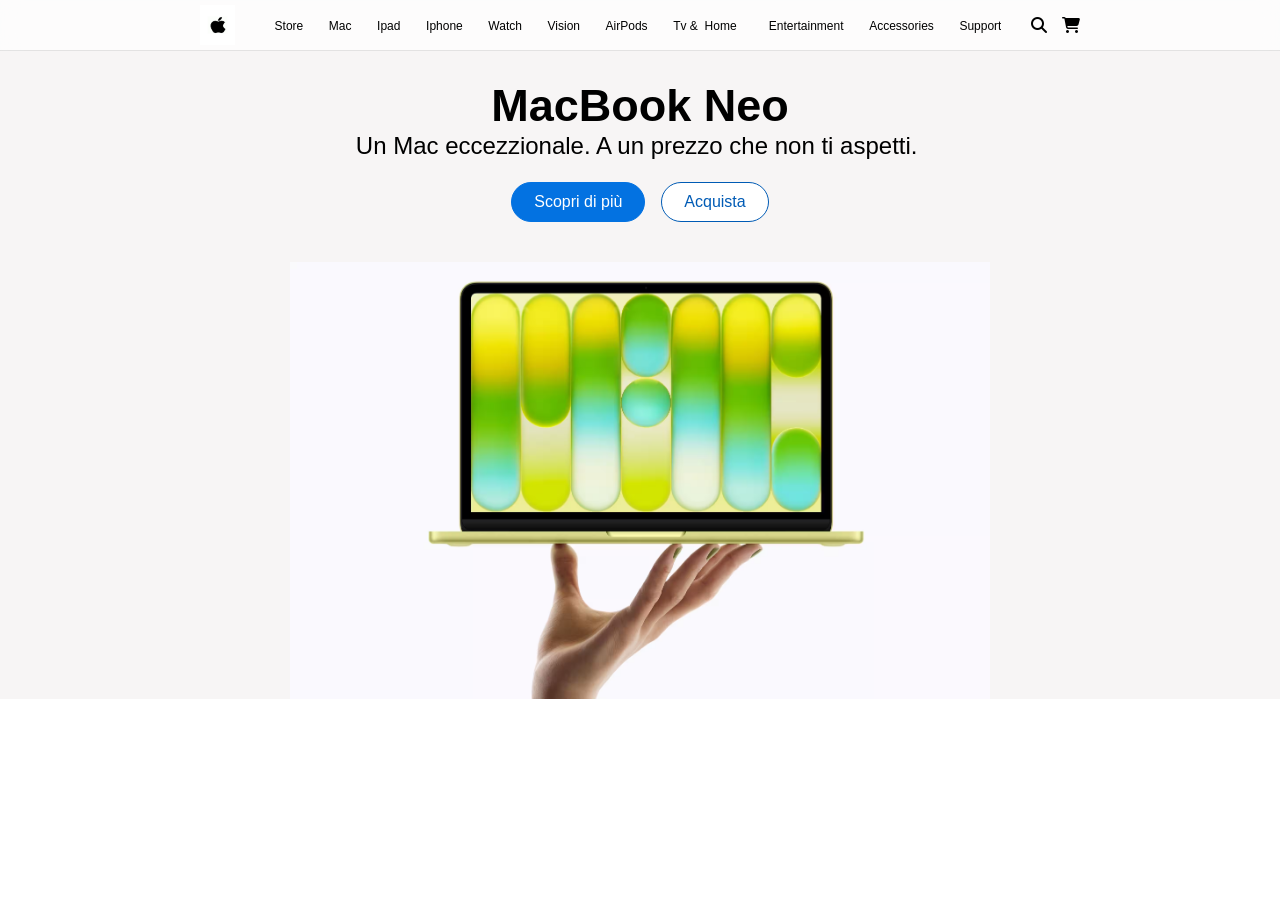
<file: Store.html>
<!DOCTYPE html>
<html lang="en">

<head>
    <meta charset="UTF-8">
    <meta name="viewport" content="width=device-width, initial-scale=1.0">
    <link rel="stylesheet" href="./style.css">
    <link rel="stylesheet" href="https://cdnjs.cloudflare.com/ajax/libs/font-awesome/6.5.0/css/all.min.css">
    <script src="./script.js" defer></script>
    <title>Store</title>
</head>

<body>



    <header class="navbar">
        <div class="nav-container">
            <a href="./apple.html"><img src="./asset/images.png" class="logo" width="30" height="35"></a>
            <nav>
                <ul class="menu">
                    <li><a href="./Store.html">Store</a></li>
                    <li><a href="./Mac.html">Mac</a></li>
                    <li><a href="./Ipad.html">Ipad</a></li>
                    <li><a href="./Iphone.html">Iphone</a></li>
                    <li><a href="./Watch.html">Watch</a></li>
                    <li><a href="./Vision.html">Vision</a></li>
                    <li><a href="./AirPods.html">AirPods</a></li>
                    <li><a href="./Tv & Home.html">Tv&nbsp;& &nbsp;Home &nbsp;</a></li>
                    <li><a href="./Entertainment.html">Entertainment</a></li>
                    <li><a href="./Accessories.html">Accessories</a></li>
                    <li><a href="./Support.html">Support</a></li>

                </ul>
            </nav>

            <!-- Aggiunta del bottone di ricerca e del carrello -->

            <div class="nav-icons">
                <i class="fa-solid fa-magnifying-glass icon" id="search-icon"></i>
                <i class="fa-solid fa-cart-shopping"></i>
                <i class="fa-solid fa-bars"></i>

            </div>

            <div class="search-box" id="search-box">
                <input type="text" placeholder="Cerca...">
            </div>


        </div>
    </header>




    <!--section seve per la struttura del layout-->
    <main>
        <section class="apple-section hero">

            <h1 class="headline">MacBook Neo</h1>
            <p class="subhead"> Un Mac eccezzionale.
                <br class="large-hide medium-hide small-show-inline">
                A&nbsp;un&nbsp;prezzo&nbsp;che&nbsp;non&nbsp;ti&nbsp;aspetti.&nbsp;
            </p>
            <!-- Contenitore div per mettere bottoni uno affianco all'altro -->
            <div class="buttons">
                <a class="find-out-more" href="https://www.apple.com/it/macbook-neo/" target="_blank">Scopri di
                    più</a>
                <a class="buy-button" href="https://www.apple.com/it/shop/buy-mac/macbook-neo"
                    target="_blank">Acquista</a>
            </div>
            <img class="product-image" src="./asset/Apple-MacBook-Neo-hero-260304.avif" alt="MacBook Neo">
        </section>


    </main>



</body>

</html>
</file>
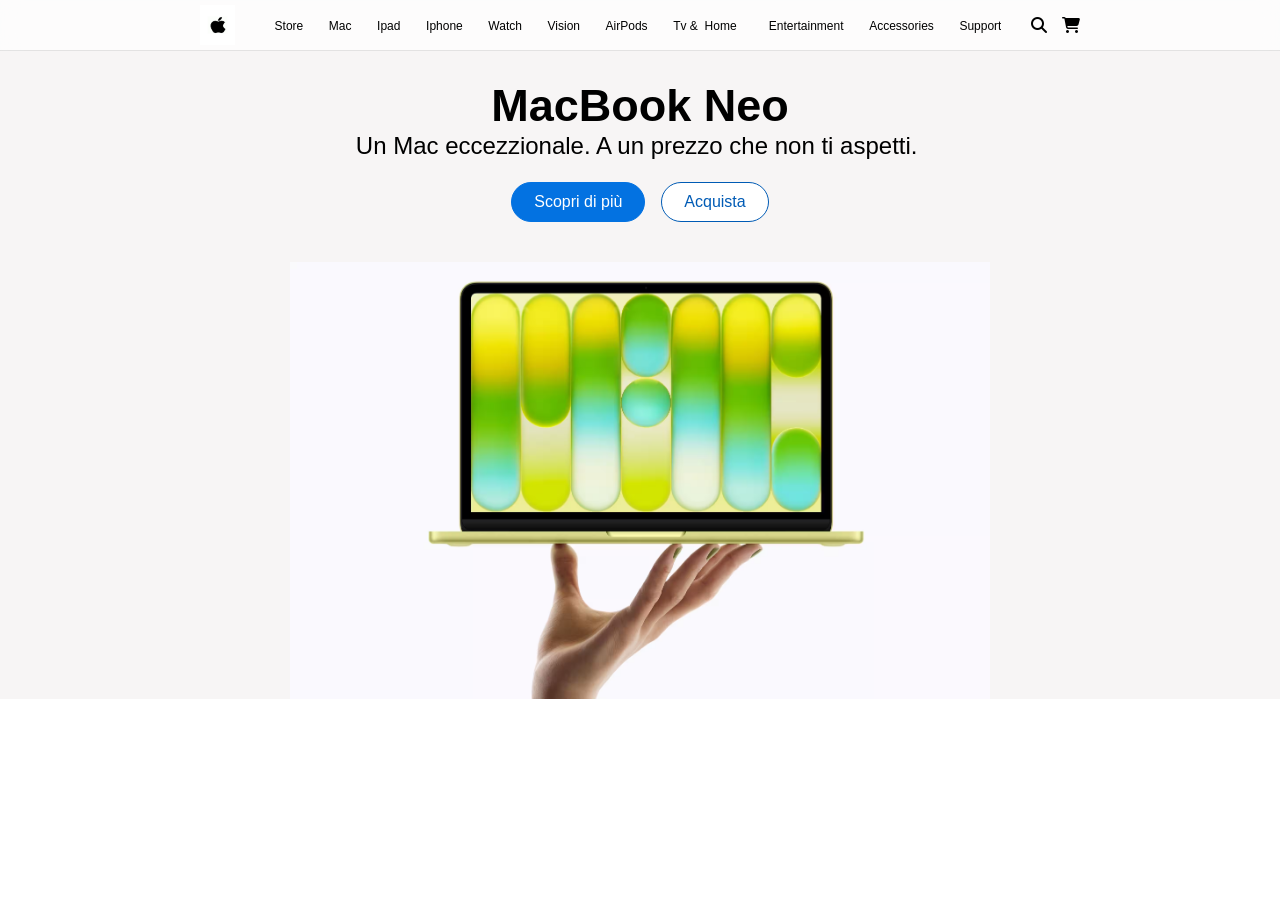
<file: Support.html>
<!DOCTYPE html>
<html lang="en">

<head>
    <meta charset="UTF-8">
    <meta name="viewport" content="width=device-width, initial-scale=1.0">
    <link rel="stylesheet" href="./style.css">
    <link rel="stylesheet" href="https://cdnjs.cloudflare.com/ajax/libs/font-awesome/6.5.0/css/all.min.css">
    <script src="./script.js" defer></script>
    <title>Support</title>
</head>

<body>



    <header class="navbar">
        <div class="nav-container">
            <a href="./apple.html"><img src="./asset/images.png" class="logo" width="30" height="35"></a>
            <nav>
                <ul class="menu">
                    <li><a href="./Store.html">Store</a></li>
                    <li><a href="./Mac.html">Mac</a></li>
                    <li><a href="./Ipad.html">Ipad</a></li>
                    <li><a href="./Iphone.html">Iphone</a></li>
                    <li><a href="./Watch.html">Watch</a></li>
                    <li><a href="./Vision.html">Vision</a></li>
                    <li><a href="./AirPods.html">AirPods</a></li>
                    <li><a href="./Tv & Home.html">Tv&nbsp;& &nbsp;Home &nbsp;</a></li>
                    <li><a href="./Entertainment.html">Entertainment</a></li>
                    <li><a href="./Accessories.html">Accessories</a></li>
                    <li><a href="./Support.html">Support</a></li>

                </ul>
            </nav>

            <!-- Aggiunta del bottone di ricerca e del carrello -->

            <div class="nav-icons">
                <i class="fa-solid fa-magnifying-glass icon" id="search-icon"></i>
                <i class="fa-solid fa-cart-shopping"></i>
                <i class="fa-solid fa-bars"></i>

            </div>

            <div class="search-box" id="search-box">
                <input type="text" placeholder="Cerca...">
            </div>


        </div>
    </header>




    <!--section seve per la struttura del layout-->
    <main>
        <section class="apple-section hero">

            <h1 class="headline">MacBook Neo</h1>
            <p class="subhead"> Un Mac eccezzionale.
                <br class="large-hide medium-hide small-show-inline">
                A&nbsp;un&nbsp;prezzo&nbsp;che&nbsp;non&nbsp;ti&nbsp;aspetti.&nbsp;
            </p>
            <!-- Contenitore div per mettere bottoni uno affianco all'altro -->
            <div class="buttons">
                <a class="find-out-more" href="https://www.apple.com/it/macbook-neo/" target="_blank">Scopri di
                    più</a>
                <a class="buy-button" href="https://www.apple.com/it/shop/buy-mac/macbook-neo"
                    target="_blank">Acquista</a>
            </div>
            <img class="product-image" src="./asset/Apple-MacBook-Neo-hero-260304.avif" alt="MacBook Neo">
        </section>


    </main>



</body>

</html>
</file>
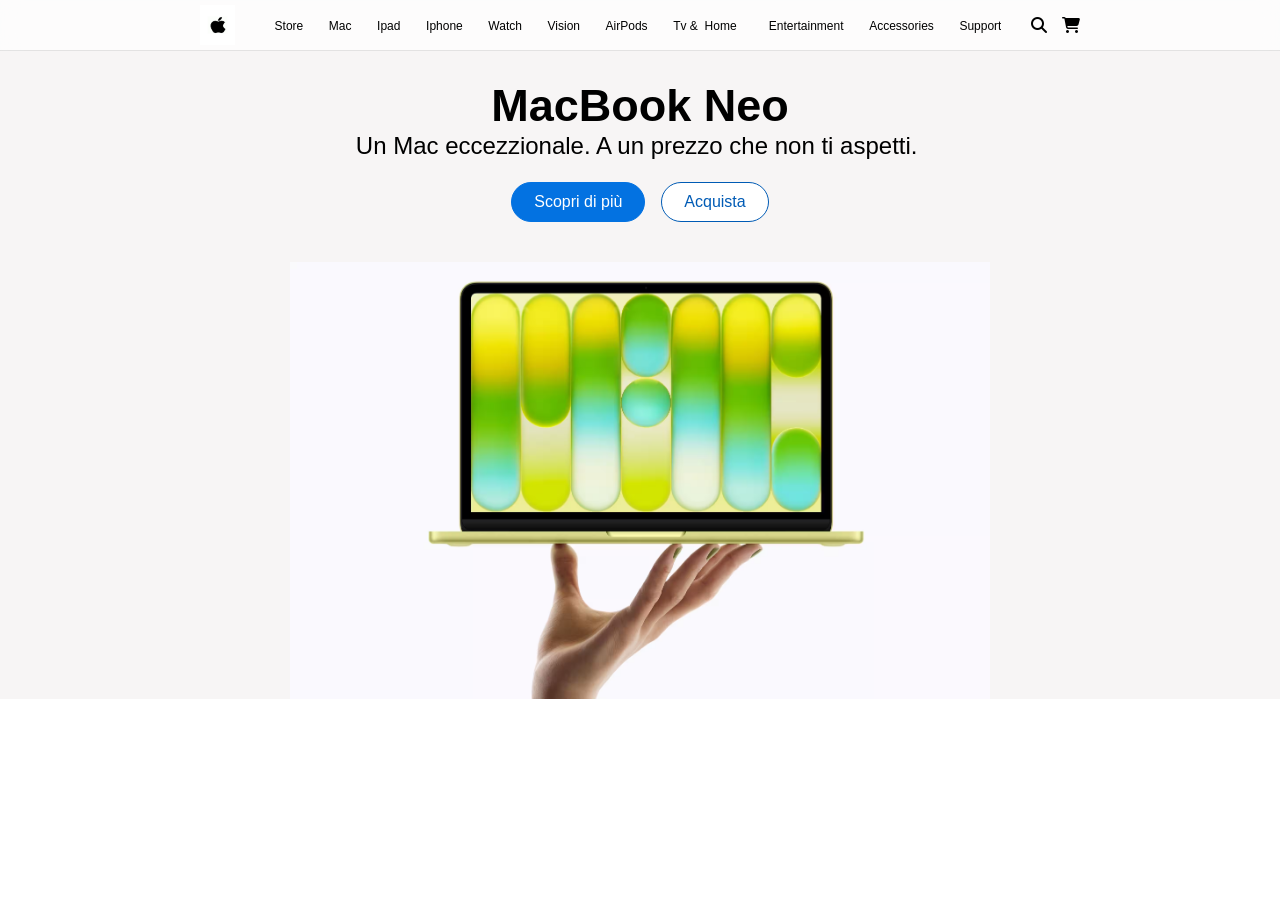
<file: Tv-home.html>
<!DOCTYPE html>
<html lang="en">

<head>
    <meta charset="UTF-8">
    <meta name="viewport" content="width=device-width, initial-scale=1.0">
    <link rel="stylesheet" href="./style.css">
    <link rel="stylesheet" href="https://cdnjs.cloudflare.com/ajax/libs/font-awesome/6.5.0/css/all.min.css">
    <script src="./script.js" defer></script>
    <title>Tv & Home</title>
</head>

<body>



    <header class="navbar">
        <div class="nav-container">
            <a href="./apple.html"><img src="./asset/images.png" class="logo" width="30" height="35"></a>
            <nav>
                <ul class="menu">
                    <li><a href="./Store.html">Store</a></li>
                    <li><a href="./Mac.html">Mac</a></li>
                    <li><a href="./Ipad.html">Ipad</a></li>
                    <li><a href="./Iphone.html">Iphone</a></li>
                    <li><a href="./Watch.html">Watch</a></li>
                    <li><a href="./Vision.html">Vision</a></li>
                    <li><a href="./AirPods.html">AirPods</a></li>
                    <li><a href="./Tv & Home.html">Tv&nbsp;& &nbsp;Home &nbsp;</a></li>
                    <li><a href="./Entertainment.html">Entertainment</a></li>
                    <li><a href="./Accessories.html">Accessories</a></li>
                    <li><a href="./Support.html">Support</a></li>

                </ul>
            </nav>

            <!-- Aggiunta del bottone di ricerca e del carrello -->

            <div class="nav-icons">
                <i class="fa-solid fa-magnifying-glass icon" id="search-icon"></i>
                <i class="fa-solid fa-cart-shopping"></i>
                <i class="fa-solid fa-bars"></i>

            </div>

            <div class="search-box" id="search-box">
                <input type="text" placeholder="Cerca...">
            </div>


        </div>
    </header>




    <!--section seve per la struttura del layout-->
    <main>
        <section class="apple-section hero">

            <h1 class="headline">MacBook Neo</h1>
            <p class="subhead"> Un Mac eccezzionale.
                <br class="large-hide medium-hide small-show-inline">
                A&nbsp;un&nbsp;prezzo&nbsp;che&nbsp;non&nbsp;ti&nbsp;aspetti.&nbsp;
            </p>
            <!-- Contenitore div per mettere bottoni uno affianco all'altro -->
            <div class="buttons">
                <a class="find-out-more" href="https://www.apple.com/it/macbook-neo/" target="_blank">Scopri di
                    più</a>
                <a class="buy-button" href="https://www.apple.com/it/shop/buy-mac/macbook-neo"
                    target="_blank">Acquista</a>
            </div>
            <img class="product-image" src="./asset/Apple-MacBook-Neo-hero-260304.avif" alt="MacBook Neo">
        </section>


    </main>



</body>

</html>
</file>
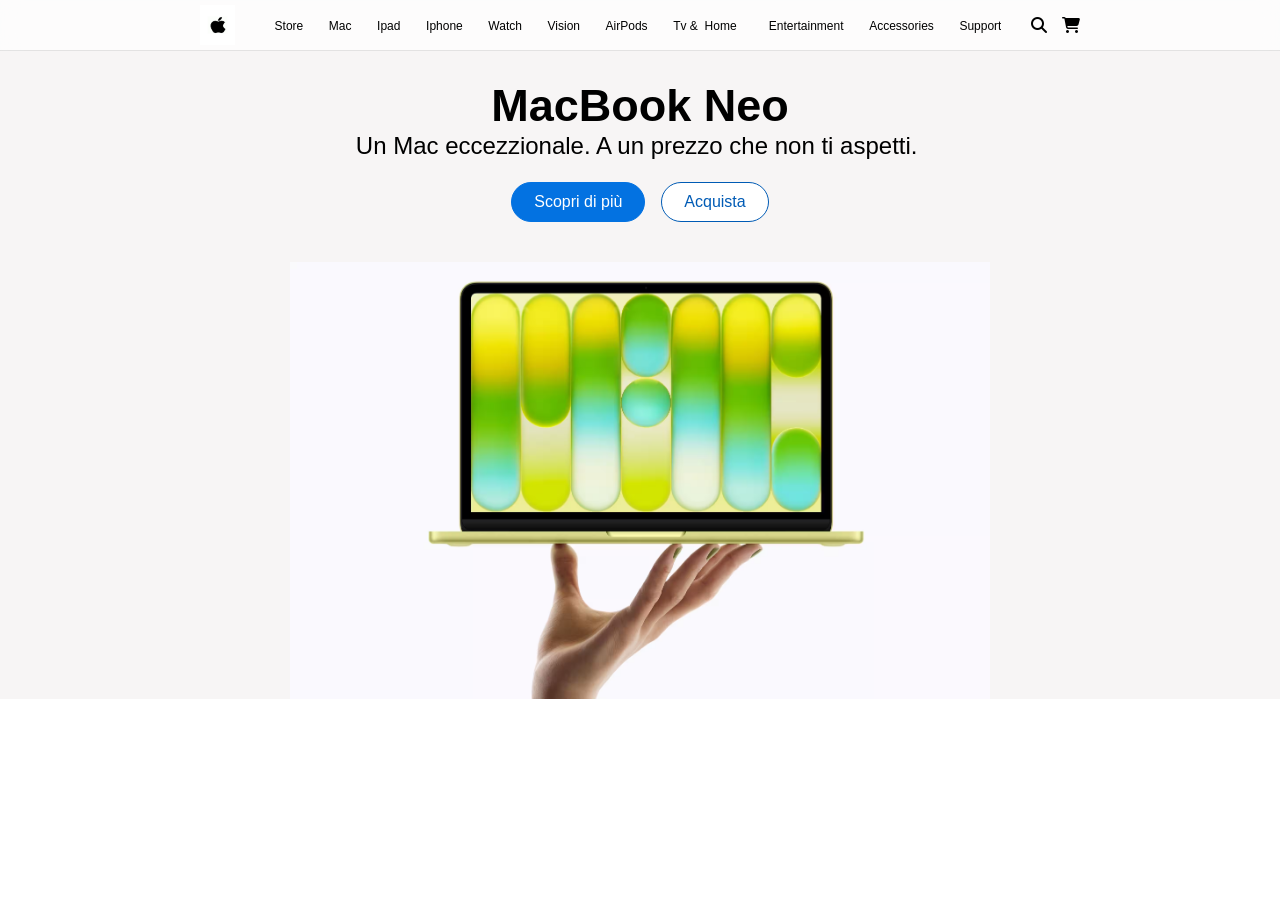
<file: Vision.html>
<!DOCTYPE html>
<html lang="en">

<head>
    <meta charset="UTF-8">
    <meta name="viewport" content="width=device-width, initial-scale=1.0">
    <link rel="stylesheet" href="./style.css">
    <link rel="stylesheet" href="https://cdnjs.cloudflare.com/ajax/libs/font-awesome/6.5.0/css/all.min.css">
    <script src="./script.js" defer></script>
    <title>Vision</title>
</head>

<body>



    <header class="navbar">
        <div class="nav-container">
            <a href="./apple.html"><img src="./asset/images.png" class="logo" width="30" height="35"></a>
            <nav>
                <ul class="menu">
                    <li><a href="./Store.html">Store</a></li>
                    <li><a href="./Mac.html">Mac</a></li>
                    <li><a href="./Ipad.html">Ipad</a></li>
                    <li><a href="./Iphone.html">Iphone</a></li>
                    <li><a href="./Watch.html">Watch</a></li>
                    <li><a href="./Vision.html">Vision</a></li>
                    <li><a href="./AirPods.html">AirPods</a></li>
                    <li><a href="./Tv & Home.html">Tv&nbsp;& &nbsp;Home &nbsp;</a></li>
                    <li><a href="./Entertainment.html">Entertainment</a></li>
                    <li><a href="./Accessories.html">Accessories</a></li>
                    <li><a href="./Support.html">Support</a></li>

                </ul>
            </nav>

            <!-- Aggiunta del bottone di ricerca e del carrello -->

            <div class="nav-icons">
                <i class="fa-solid fa-magnifying-glass icon" id="search-icon"></i>
                <i class="fa-solid fa-cart-shopping"></i>
                <i class="fa-solid fa-bars"></i>

            </div>

            <div class="search-box" id="search-box">
                <input type="text" placeholder="Cerca...">
            </div>


        </div>
    </header>




    <!--section seve per la struttura del layout-->
    <main>
        <section class="apple-section hero">

            <h1 class="headline">MacBook Neo</h1>
            <p class="subhead"> Un Mac eccezzionale.
                <br class="large-hide medium-hide small-show-inline">
                A&nbsp;un&nbsp;prezzo&nbsp;che&nbsp;non&nbsp;ti&nbsp;aspetti.&nbsp;
            </p>
            <!-- Contenitore div per mettere bottoni uno affianco all'altro -->
            <div class="buttons">
                <a class="find-out-more" href="https://www.apple.com/it/macbook-neo/" target="_blank">Scopri di
                    più</a>
                <a class="buy-button" href="https://www.apple.com/it/shop/buy-mac/macbook-neo"
                    target="_blank">Acquista</a>
            </div>
            <img class="product-image" src="./asset/Apple-MacBook-Neo-hero-260304.avif" alt="MacBook Neo">
        </section>


    </main>



</body>

</html>
</file>
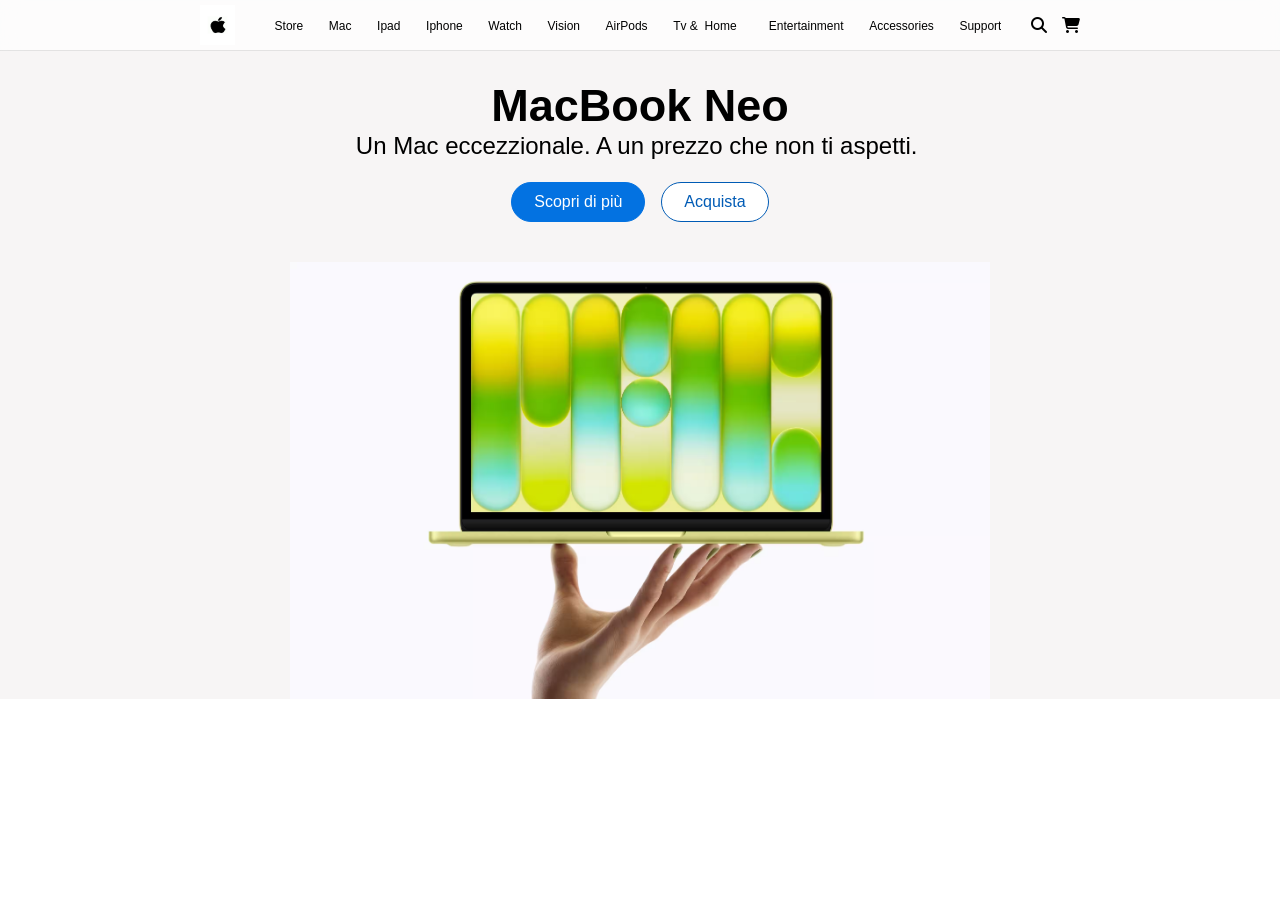
<file: Watch.html>
<!DOCTYPE html>
<html lang="en">

<head>
    <meta charset="UTF-8">
    <meta name="viewport" content="width=device-width, initial-scale=1.0">
    <link rel="stylesheet" href="./style.css">
    <link rel="stylesheet" href="https://cdnjs.cloudflare.com/ajax/libs/font-awesome/6.5.0/css/all.min.css">
    <script src="./script.js" defer></script>
    <title>Watch</title>
</head>

<body>



    <header class="navbar">
        <div class="nav-container">
            <a href="./apple.html"><img src="./asset/images.png" class="logo" width="30" height="35"></a>
            <nav>
                <ul class="menu">
                    <li><a href="./Store.html">Store</a></li>
                    <li><a href="./Mac.html">Mac</a></li>
                    <li><a href="./Ipad.html">Ipad</a></li>
                    <li><a href="./Iphone.html">Iphone</a></li>
                    <li><a href="./Watch.html">Watch</a></li>
                    <li><a href="./Vision.html">Vision</a></li>
                    <li><a href="./AirPods.html">AirPods</a></li>
                    <li><a href="./Tv & Home.html">Tv&nbsp;& &nbsp;Home &nbsp;</a></li>
                    <li><a href="./Entertainment.html">Entertainment</a></li>
                    <li><a href="./Accessories.html">Accessories</a></li>
                    <li><a href="./Support.html">Support</a></li>

                </ul>
            </nav>

            <!-- Aggiunta del bottone di ricerca e del carrello -->

            <div class="nav-icons">
                <i class="fa-solid fa-magnifying-glass icon" id="search-icon"></i>
                <i class="fa-solid fa-cart-shopping"></i>
                <i class="fa-solid fa-bars"></i>

            </div>

            <div class="search-box" id="search-box">
                <input type="text" placeholder="Cerca...">
            </div>


        </div>
    </header>




    <!--section seve per la struttura del layout-->
    <main>
        <section class="apple-section hero">

            <h1 class="headline">MacBook Neo</h1>
            <p class="subhead"> Un Mac eccezzionale.
                <br class="large-hide medium-hide small-show-inline">
                A&nbsp;un&nbsp;prezzo&nbsp;che&nbsp;non&nbsp;ti&nbsp;aspetti.&nbsp;
            </p>
            <!-- Contenitore div per mettere bottoni uno affianco all'altro -->
            <div class="buttons">
                <a class="find-out-more" href="https://www.apple.com/it/macbook-neo/" target="_blank">Scopri di
                    più</a>
                <a class="buy-button" href="https://www.apple.com/it/shop/buy-mac/macbook-neo"
                    target="_blank">Acquista</a>
            </div>
            <img class="product-image" src="./asset/Apple-MacBook-Neo-hero-260304.avif" alt="MacBook Neo">
        </section>


    </main>



</body>

</html>
</file>
<file: Portfolio.css>
/* Reset e variabili */
* {
    margin: 0;
    padding: 0;
    box-sizing: border-box;
}

:root {
    --primary-color: #6366f1;
    --secondary-color: #8b5cf6;
    --text-dark: #1e293b;
    --text-light: #64748b;
    --bg-light: #f8fafc;
    --white: #ffffff;
    --shadow: 0 10px 30px rgba(0,0,0,0.1);
    --border-radius: 12px;
}

body {
    font-family: 'Inter', -apple-system, BlinkMacSystemFont, sans-serif;
    line-height: 1.6;
    color: var(--text-dark);
    overflow-x: hidden;
}

.container {
    max-width: 1200px;
    margin: 0 auto;
    padding: 0 20px;
}

/* Navigation */
.navbar {
    position: fixed;
    top: 0;
    width: 100%;
    background: rgba(255, 255, 255, 0.95);
    backdrop-filter: blur(10px);
    z-index: 1000;
    transition: all 0.3s ease;
}

.nav-container {
    max-width: 1200px;
    margin: 0 auto;
    padding: 1rem 20px;
    display: flex;
    justify-content: space-between;
    align-items: center;
}

.nav-logo a {
    font-size: 1.5rem;
    font-weight: 800;
    color: var(--primary-color);
    text-decoration: none;
}

.nav-menu {
    display: flex;
    list-style: none;
    gap: 2rem;
}

.nav-link {
    text-decoration: none;
    color: var(--text-dark);
    font-weight: 500;
    transition: color 0.3s ease;
    position: relative;
}

.nav-link:hover {
    color: var(--primary-color);
}

.nav-link::after {
    content: '';
    position: absolute;
    bottom: -5px;
    left: 0;
    width: 0;
    height: 2px;
    background: var(--primary-color);
    transition: width 0.3s ease;
}

.nav-link:hover::after {
    width: 100%;
}

.hamburger {
    display: none;
    flex-direction: column;
    cursor: pointer;
}

.bar {
    width: 25px;
    height: 3px;
    background: var(--text-dark);
    margin: 3px 0;
    transition: 0.3s;
}

/* Hero Section */
.hero {
    min-height: 100vh;
    display: flex;
    align-items: center;
    background: linear-gradient(135deg, var(--bg-light) 0%, #e2e8f0 100%);
    padding-top: 80px;
}

.hero-container {
    max-width: 1200px;
    margin: 0 auto;
    padding: 0 20px;
    display: grid;
    grid-template-columns: 1fr 1fr;
    gap: 4rem;
    align-items: center;
}

.hero-title {
    font-size: clamp(2.5rem, 5vw, 4rem);
    font-weight: 800;
    margin-bottom: 1rem;
    line-height: 1.1;
}

.gradient-text {
    background: linear-gradient(135deg, var(--primary-color), var(--secondary-color));
    -webkit-background-clip: text;
    -webkit-text-fill-color: transparent;
    background-clip: text;
}

.hero-subtitle {
    font-size: 1.5rem;
    color: var(--text-light);
    margin-bottom: 1.5rem;
    font-weight: 500;
}

.hero-description {
    font-size: 1.1rem;
    color: var(--text-light);
    margin-bottom: 2rem;
    max-width: 500px;
}

.hero-buttons {
    display: flex;
    gap: 1rem;
    flex-wrap: wrap;
}

.btn {
    padding: 12px 30px;
    border-radius: var(--border-radius);
    text-decoration: none;
    font-weight: 600;
    transition: all 0.3s ease;
    border: none;
    cursor: pointer;
    font-size: 1rem;
}

.btn-primary {
    background: linear-gradient(135deg, var(--primary-color), var(--secondary-color));
    color: white;
    box-shadow: var(--shadow);
}

.btn-primary:hover {
    transform: translateY(-2px);
    box-shadow: 0 20px 40px rgba(99, 102, 241, 0.4);
}

.btn-secondary {
    background: transparent;
    color: var(--text-dark);
    border: 2px solid var(--text-light);
}

.btn-secondary:hover {
    background: var(--text-dark);
    color: white;
    border-color: var(--text-dark);
}

.hero-image {
    display: flex;
    justify-content: center;
    border-radius: 50%;
    align-items: center;
    overflow: hidden;
}

.image-placeholder {
    width: 400px;
    height: 400px;
    background: transparent;
    border-radius: 50%;
    display: flex;
    align-items: center;
    justify-content: center;
    color: white;
    font-size: 4rem;
    box-shadow: var(--shadow);
    object-fit: cover;
    overflow: hidden;
}

/* Section Titles */
.section-title {
    font-size: clamp(2rem, 4vw, 3rem);
    text-align: center;
    margin-bottom: 4rem;
    position: relative;
}

.section-title::after {
    content: '';
    position: absolute;
    bottom: -10px;
    left: 50%;
    transform: translateX(-50%);
    width: 80px;
    height: 4px;
    background: linear-gradient(135deg, var(--primary-color), var(--secondary-color));
    border-radius: 2px;
}

/* About Section */
.about {
    padding: 100px 0;
    background: var(--white);
}

.about-content {
    display: grid;
    gap: 4rem;
    align-items: center;
}

.about-text p {
    font-size: 1.1rem;
    margin-bottom: 1.5rem;
    color: var(--text-light);
}

.about-info {
    display: flex;
    flex-direction: column;
    gap: 1.5rem;
}

.info-item {
    display: flex;
    align-items: center;
    gap: 1rem;
    padding: 1rem;
    background: var(--bg-light);
    border-radius: var(--border-radius);
}

.info-item i {
    color: var(--primary-color);
    font-size: 1.2rem;
    width: 20px;
    
}
.info-item a {
    color: var(--text-dark);
    text-decoration: none;
    font-weight: 500;
}
.info-item a:hover {
    color: var(--primary-color); 
    text-decoration: none;
}

/* Skills Section */
.skills {
    padding: 100px 0;
    background: var(--bg-light);
}

.skills-grid {
    display: grid;
    grid-template-columns: repeat(auto-fit, minmax(350px, 1fr));
    gap: 2rem;
}

.skill-category {
    background: var(--white);
    padding: 2rem;
    border-radius: var(--border-radius);
    box-shadow: var(--shadow);
}

.skill-category h3 {
    display: flex;
    align-items: center;
    gap: 1rem;
    margin-bottom: 2rem;
    color: var(--text-dark);
    font-size: 1.3rem;
}

.skill-category h3 i {
    color: var(--primary-color);
    font-size: 1.5rem;
}

.skill-bars {
    display: flex;
    flex-direction: column;
    gap: 1rem;
}

.skill-bar {
    display: flex;
    flex-direction: column;
    gap: 0.5rem;
}

.skill-bar span {
    font-weight: 500;
    color: var(--text-dark);
}



.progress::after {
    content: '';
    position: absolute;
    top: 0;
    left: 0;
    height: 100%;
    background: linear-gradient(90deg, var(--primary-color), var(--secondary-color));
    border-radius: 4px;
}


/* Media query per mobile */
@media (max-width: 768px) {
    .hamburger {
        display: flex; /* Ora appare solo su schermi piccoli */
    }

    .nav-menu {
        position: fixed;
        left: -100%; /* Inizialmente nascosto fuori schermo */
        top: 70px;
        flex-direction: column;
        background-color: var(--white);
        width: 100%;
        text-align: center;
        transition: 0.3s;
        box-shadow: var(--shadow);
    }

    .nav-menu.active {
        left: 0; /* Quando ha la classe .active, scivola dentro */
    }

    .nav-item {
        margin: 1.5rem 0;
    }
}
</file>
<file: style.css>
html {
  scroll-behavior: smooth;
}
.body {
    padding-top: 60px;
    margin: 0;
}
.navbar {
  width: 100%;
  top: 0;
  z-index: 1000;
  position: fixed;;
  border-bottom: 1px solid rgba(0, 0, 0, 0.1);
  /* bordo sottile */
  background-color: rgba(255, 255, 255, 0.7);
    /* trasparente */
    backdrop-filter: blur(10px);
    /* effetto blur */
    -webkit-backdrop-filter: blur(10px);
    /* per Safari */

}
.nav-container {
    display: flex;
    align-items: center;
    justify-content: center;
    max-width: 1200px;
    margin: 0 auto;
    padding: 0px 20px;
    background: none;
    backdrop-filter: none;
}

.nav {
    flex: 1;
    overflow: hidden;
}

.logo {
    display: block;
    height: 40px;
    width: 35px;
    flex-shrink: 0;
}

.menu {
    display: flex;
    gap: clamp(10px, 2vw, 45px);
    list-style: none;
    justify-content: center;
    margin-right: 20px;
    flex: 1;
    overflow: hidden;
    min-width: 0; /* per evitare overflow del menu */
    white-space: nowrap;/* impedisce di andare a capo quando si ristringe pagina */
}
.menu li {
    flex-shrink: 1;
}
.menu a {
    text-decoration: none;
    color: black;
    font-size: 12px;
    transition: 0.3s;
}

.menu a:hover {
    opacity: 0.7;
}

.nav-icons {
    display: flex;
    gap: 15px;
    margin-left: 10px;
    align-items: center;
    flex-shrink: 0;
}

.fa-solid {
    cursor: pointer;
    transition: 0.3s;
}

.fa-solid:hover {
    opacity: 0.7;
}

.search-box {
    display: none;
}

.search-box.active {
    display: block;
}

.fa-solid.fa-bars {
    display: none;
    cursor: pointer;
}

.hero {
    display: flex;
    flex-direction: column;
    align-items: center;
    text-align: center;
    padding-top: 60px;
    background-color: rgb(247, 245, 245);
}

.headline {
    font-size: 45px;
    font-weight: 700;
    margin: 0;
    padding-top: 20px;
}

.subhead {
    font-size: 24px;
    max-width: 700px;
    margin: 0 auto;
    height: 50px;
}

.product-image {
    width: 700px;
    max-width: 100%;
    margin-top: 40px;
}

.large-hide {
    display: none;
}

.buttons {
    display: flex;
    justify-content: center;
    gap: 16px;
}

.buy-button {
    display: inline-block;
    background-color: white;
    color: #005bb5;
    padding: 10px 22px;
    border: 1px solid #005bb5;
    border-radius: 20px;
    text-decoration: none;
    font-size: 16px;
    font-weight: 500;
    transition: 0.3s;
}

.buy-button:hover {
    background-color: #005bb5;
    color: white;
}

.find-out-more {
    display: inline-block;
    background-color: #0372e1;
    color: white;
    padding: 10px 22px;
    border: 1px solid #0372e1;
    border-radius: 20px;
    text-decoration: none;
    font-size: 16px;
    font-weight: 500;
    transition: 0.3s;
}

.find-out-more:hover {
    background-color: #0e7ae6;
    color: white;
}

body {
    margin: 0;
    font-family: Arial, sans-serif;
}
/* Mac */
.products {
    display: flex;
    justify-content: center;
    gap: 30px;
    padding: 50px;
    flex-wrap: wrap;
}

.product {
    border: 1px solid #ddd;
    padding: 20px;
    border-radius: 15px;
    width: 250px;
    text-align: center;
    transition: 0.3s;
}

.product:hover {
    transform: translateY(-5px);
}

.product h2 {
    margin-bottom: 10px;
}

.product p {
    font-size: 14px;
    margin-bottom: 15px;
}

/* iphone */
.iphone-hero {
    text-align: center;
    padding: 100px 20px;
    background: black;
    color: white;
}

.iphone-hero h1 {
    font-size: 50px;
    margin-bottom: 10px;
}

.features {
    display: flex;
    justify-content: center;
    gap: 30px;
    padding: 60px 20px;
    flex-wrap: wrap;
}

.feature {
    max-width: 250px;
    text-align: center;
}

.feature h2 {
    margin-bottom: 10px;
}

.cta {
    text-align: center;
    padding: 80px 20px;
    background: #f5f5f5;
}

@media(max-width: 768px) {
    .logo {
        position: relative;
        margin-left: 0;
        height: 45px;
        width: 35px;
    }
   .nav-container {
        justify-content: space-between;
    }
    .fa-solid.fa-bars {
        display: block;
    }

    .menu {
          position: absolute;
    top: 60px;
    left: 0;
    width: 100%;
    background: white;

    flex-direction: column;
    align-items: center;

    display: none; /* nascosto */
    }
    .menu.active {
        display: flex; /* mostrato quando attivo */
    }
    .fa-solid.fa-bars{
        display: block;
    }

    .small-show-inline {
        display: inline;
    }

    .headline {
        font-size: 30px;
    }

    .subhead {
        font-size: 18px;
        max-width: 90%;
    }

    .large-hide {
        display: inline;
    }

    .product-image {
        width: 100%;
        height: auto;
    }
}
</file>
